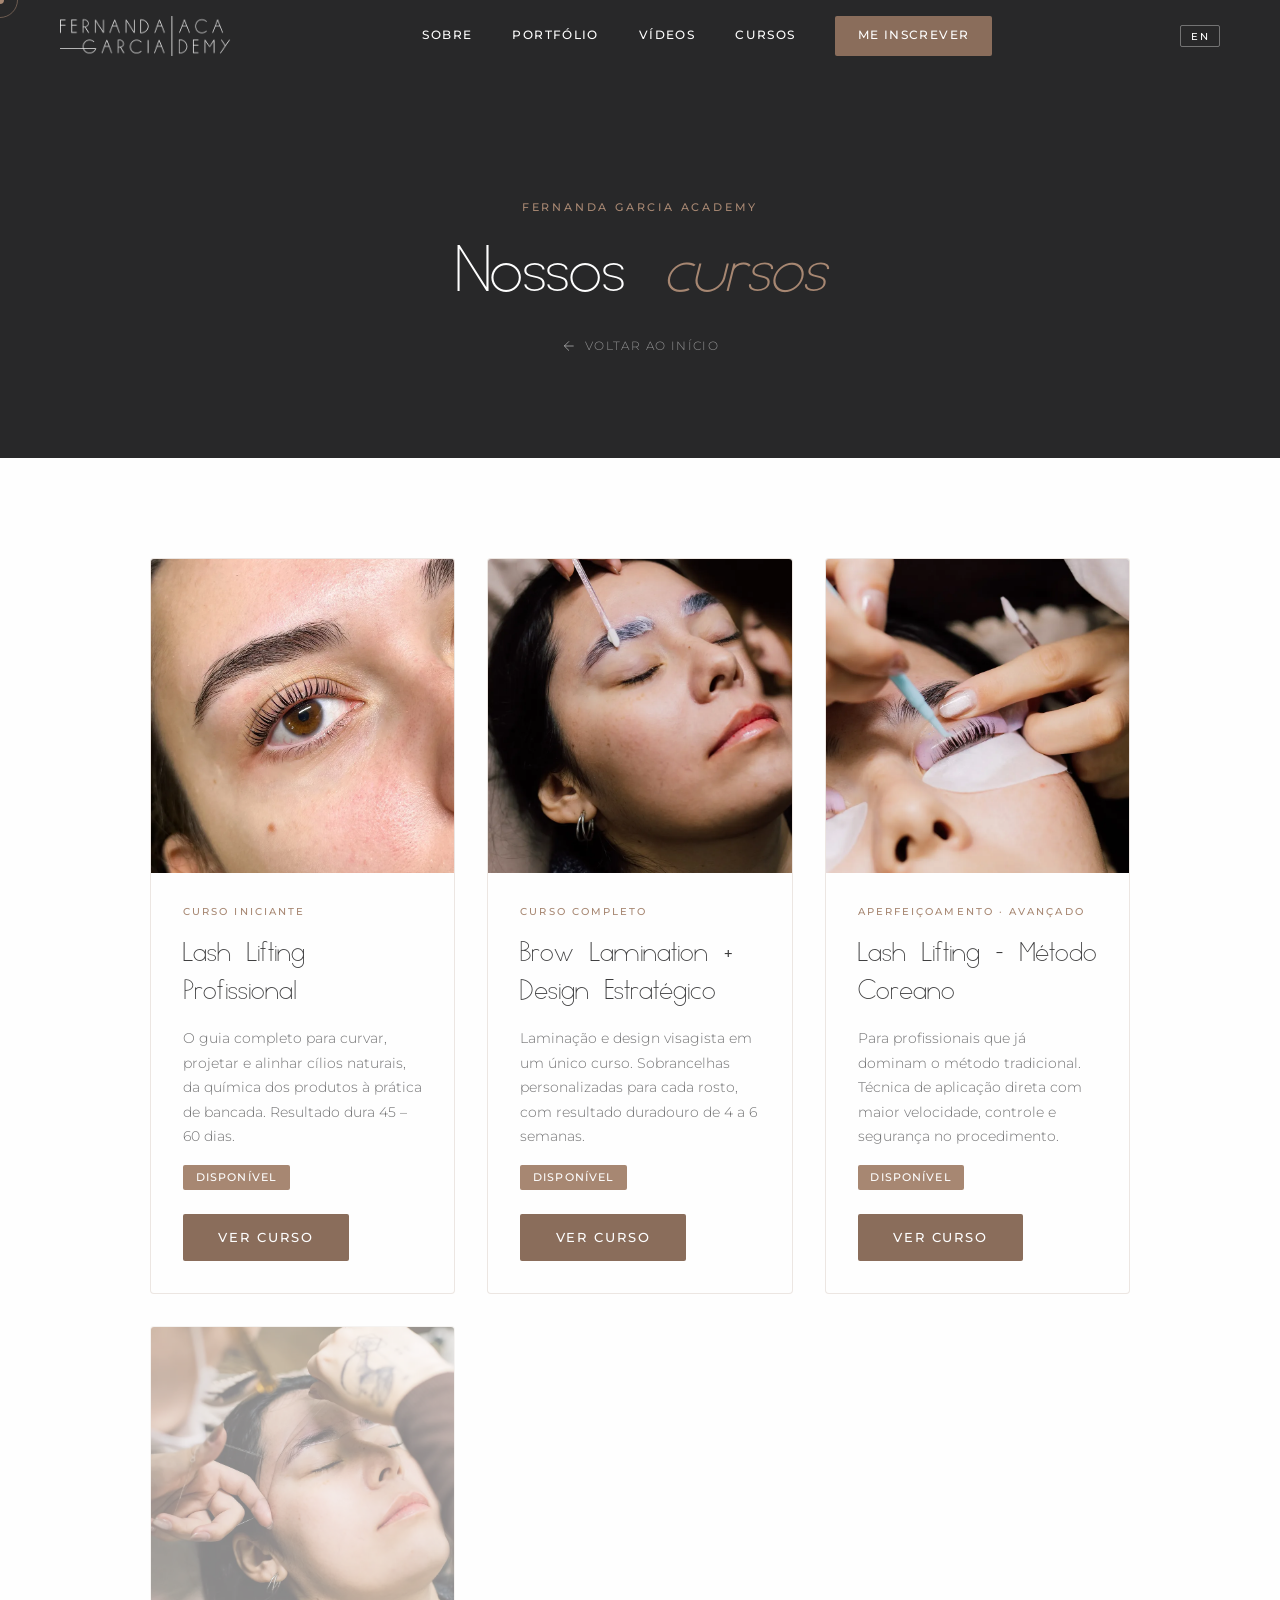
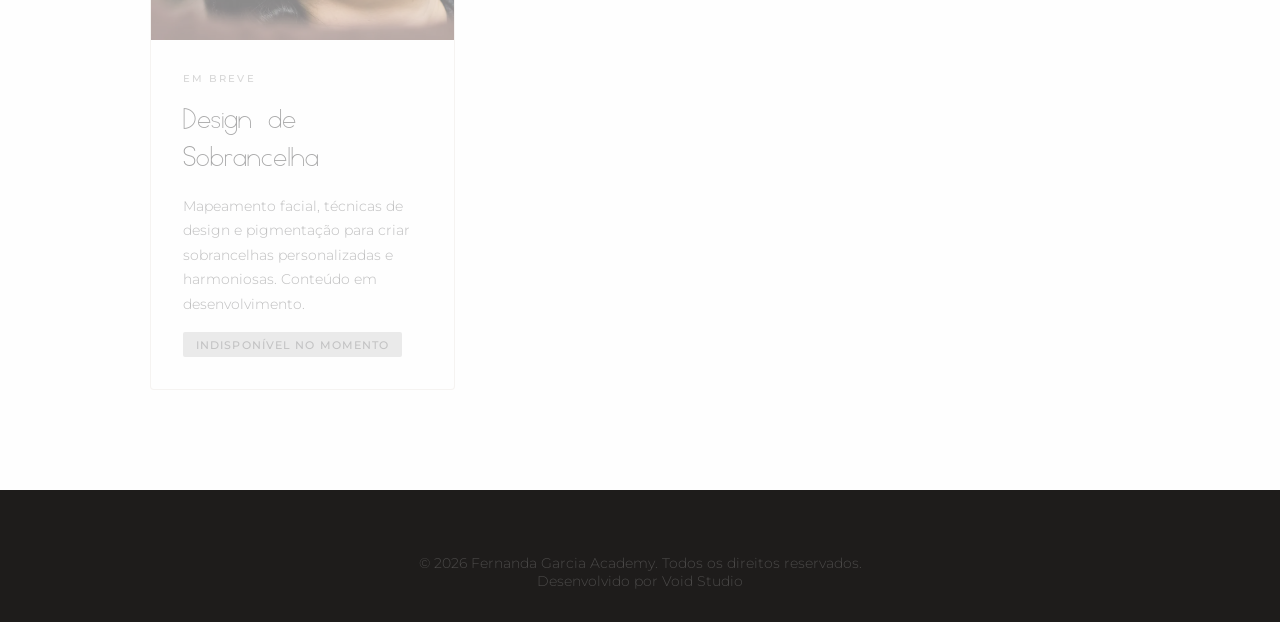
<file: cursos.html>
<!DOCTYPE html>
<html lang="pt-BR">

<head>
  <meta charset="UTF-8" />
  <meta name="viewport" content="width=device-width, initial-scale=1.0" />
  <link rel="icon" href="logos/favicon-black/favicon.ico" media="(prefers-color-scheme: light)" />
  <link rel="icon" href="logos/favicon-white/favicon.ico" media="(prefers-color-scheme: dark)" />
  <link rel="apple-touch-icon" href="logos/favicon-black/apple-touch-icon.png" />
  <title>Cursos de Lash Lifting e Brow Lamination | Fernanda Garcia Academy</title>
  <meta name="description" content="Conheça os cursos da Fernanda Garcia Academy: Lash Lifting Iniciante, Brow Lamination + Design e Método Coreano. Formação completa para área de beleza." />
  <link rel="canonical" href="https://fernandagarciaacademy.com/cursos" />
  <meta property="og:type" content="website" />
  <meta property="og:url" content="https://fernandagarciaacademy.com/cursos" />
  <meta property="og:title" content="Cursos de Lash Lifting e Brow Lamination | Fernanda Garcia Academy" />
  <meta property="og:description" content="Conheça todos os cursos da Fernanda Garcia Academy: Lash Lifting Profissional, Brow Lamination + Design Estratégico e Lash Lifting Método Coreano." />
  <meta property="og:image" content="https://fernandagarciaacademy.com/fotos/og-image.jpg" />
  <meta property="og:image:width" content="1200" />
  <meta property="og:image:height" content="630" />
  <meta property="og:image:alt" content="Fernanda Garcia, fundadora da Fernanda Garcia Academy" />
  <meta name="twitter:card" content="summary_large_image" />
  <meta name="twitter:title" content="Cursos de Lash Lifting e Brow Lamination | Fernanda Garcia Academy" />
  <meta name="twitter:description" content="Conheça todos os cursos da Fernanda Garcia Academy: Lash Lifting, Brow Lamination e Método Coreano." />
  <meta name="twitter:image" content="https://fernandagarciaacademy.com/fotos/og-image.jpg" />
  <meta name="theme-color" content="#8a6d5b" />
  <script type="application/ld+json">
  {
    "@context": "https://schema.org",
    "@type": "ItemList",
    "name": "Cursos da Fernanda Garcia Academy",
    "description": "Formações profissionais em Lash Lifting, Brow Lamination e Design de Sobrancelhas.",
    "url": "https://fernandagarciaacademy.com/cursos",
    "numberOfItems": 4,
    "itemListElement": [
      {
        "@type": "ListItem",
        "position": 1,
        "item": {
          "@type": "Course",
          "name": "Lash Lifting Profissional",
          "description": "O guia completo para curvar, projetar e alinhar cílios naturais, da química dos produtos à prática de bancada. Resultado dura 45 a 60 dias.",
          "url": "https://fernandagarciaacademy.com/lash-lifting",
          "educationalLevel": "Beginner",
          "inLanguage": "pt-BR",
          "provider": { "@type": "Organization", "name": "Fernanda Garcia Academy", "url": "https://fernandagarciaacademy.com/" }
        }
      },
      {
        "@type": "ListItem",
        "position": 2,
        "item": {
          "@type": "Course",
          "name": "Brow Lamination + Design Estratégico",
          "description": "Laminação e design visagista em um único curso. Sobrancelhas personalizadas para cada rosto, com resultado duradouro de 4 a 6 semanas.",
          "url": "https://fernandagarciaacademy.com/brow-lamination",
          "educationalLevel": "Beginner",
          "inLanguage": "pt-BR",
          "provider": { "@type": "Organization", "name": "Fernanda Garcia Academy", "url": "https://fernandagarciaacademy.com/" }
        }
      },
      {
        "@type": "ListItem",
        "position": 3,
        "item": {
          "@type": "Course",
          "name": "Lash Lifting - Método Coreano",
          "description": "Para profissionais que já dominam o método tradicional. Técnica de aplicação direta com maior velocidade, controle e segurança no procedimento.",
          "url": "https://fernandagarciaacademy.com/lash-lifting-coreano",
          "educationalLevel": "Advanced",
          "inLanguage": "pt-BR",
          "provider": { "@type": "Organization", "name": "Fernanda Garcia Academy", "url": "https://fernandagarciaacademy.com/" }
        }
      },
      {
        "@type": "ListItem",
        "position": 4,
        "item": {
          "@type": "Course",
          "name": "Design de Sobrancelha",
          "description": "Mapeamento facial, técnicas de design e pigmentação para criar sobrancelhas personalizadas e harmoniosas. Conteúdo em desenvolvimento.",
          "url": "https://fernandagarciaacademy.com/cursos#design-sobrancelha",
          "inLanguage": "pt-BR",
          "provider": { "@type": "Organization", "name": "Fernanda Garcia Academy", "url": "https://fernandagarciaacademy.com/" }
        }
      }
    ]
  }
  </script>

  <link rel="preconnect" href="https://fonts.googleapis.com" />
  <link rel="preconnect" href="https://fonts.gstatic.com" crossorigin />
  <link rel="preload" href="https://fonts.googleapis.com/css2?family=Cormorant+Garamond:ital,wght@0,300;0,400;1,300;1,400&family=Montserrat:wght@300;400;500&display=swap" as="style" onload="this.onload=null;this.rel='stylesheet'" />
  <noscript>
    <link rel="stylesheet" href="https://fonts.googleapis.com/css2?family=Cormorant+Garamond:ital,wght@0,300;0,400;1,300;1,400&family=Montserrat:wght@300;400;500&display=swap" />
  </noscript>

  <link rel="stylesheet" href="style.css" />
  <noscript>
    <style>
      .gs-reveal, .reveal { opacity: 1 !important; transform: none !important; }
    </style>
  </noscript>
  <link rel="stylesheet" href="cursos.css" />
</head>

<body>

  <div class="cursor" id="cursor"></div>
  <div class="cursor-follower" id="cursorFollower"></div>

  <header class="navbar" id="navbar">
    <div class="navbar__inner">
      <a href="/" class="navbar__logo">
        <img class="nav-logo nav-logo--light" src="logos/marca-dagua-2.webp" alt="Fernanda Garcia Academy" width="400" height="92" onerror="this.style.visibility='hidden'" />
        <img class="nav-logo nav-logo--dark" src="logos/marca-dagua-3.webp" alt="Fernanda Garcia Academy" width="400" height="92" onerror="this.style.visibility='hidden'" />
      </a>
      <nav class="navbar__nav">
        <a href="/#sobre" data-i18n="nav.sobre">Sobre</a>
        <a href="/#portfolio" data-i18n="nav.portfolio">Portfólio</a>
        <a href="/#videos" data-i18n="nav.videos">Vídeos</a>
        <a href="/cursos" data-i18n="nav.cursos">Cursos</a>
        <a href="/#contato" class="nav-cta" data-i18n="nav.cta">Me inscrever</a>
      </nav>
      <button class="lang-switch" id="langSwitch" aria-label="Switch language">PT</button>
      <button class="navbar__burger" id="burger" aria-label="Menu">
        <span></span><span></span><span></span>
      </button>
    </div>
    <div class="navbar__mobile" id="mobileNav">
      <a href="/#sobre" class="mobile-link">Sobre</a>
      <a href="/#portfolio" class="mobile-link">Portfólio</a>
      <a href="/#videos" class="mobile-link">Vídeos</a>
      <a href="/cursos" class="mobile-link">Cursos</a>
      <a href="/#contato" class="mobile-link mobile-cta">Me inscrever</a>
    </div>
  </header>

  <main>
    <section class="cursos-hero">
      <div class="container">
        <span class="section-label" data-i18n="cursos.label">Fernanda Garcia Academy</span>
        <h1 data-i18n="cursos.h1">Nossos <em>cursos</em></h1>
        <a href="/" class="back-link">
          <svg viewBox="0 0 24 24" fill="none" stroke="currentColor" stroke-width="1.5">
            <path d="M19 12H5M12 5l-7 7 7 7" />
          </svg>
          <span data-i18n="cursos.back">Voltar ao início</span>
        </a>
      </div>
    </section>

    <section style="background: var(--color-light); padding-block: 0;">
      <div class="cursos-grid">

        <!-- Lash Lifting Iniciante -->
        <article class="curso-card reveal" id="lash-lifting">
          <!-- <div class="curso-card__img-placeholder">
            <img src="logos/lash-lifting.png" alt="Lash Lifting" />
          </div> -->
          <img src="Capas/Lash.webp" alt="Lash Lifting" loading="lazy" width="900" height="929" />
          <div class="curso-card__body">
            <span class="curso-card__tag" data-i18n="cursos.lash.tag">Curso iniciante</span>
            <h2 class="curso-card__title" data-i18n="cursos.lash.title">Lash Lifting Profissional</h2>
            <p class="curso-card__desc" data-i18n="cursos.lash.desc">O guia completo para curvar, projetar e alinhar cílios naturais, da química dos produtos à prática de bancada. Resultado dura 45 – 60 dias.</p>
            <span class="curso-card__badge" data-i18n="cursos.lash.badge">Disponível</span>
            <div class="curso-card__cta">
              <a href="/lash-lifting" class="btn btn--primary" data-i18n="cursos.lash.cta">Ver curso</a>
            </div>
          </div>
        </article>

        <!-- Brow Lamination + Design -->
        <article class="curso-card reveal" id="brow-lamination">
          <!-- <div class="curso-card__img-placeholder">
            <img src="logos/brow-lamination.png" alt="Brow Lamination" />
          </div> -->
          <img src="Capas/Brow.webp" alt="Brow Lamination" loading="lazy" width="900" height="929" />
          <div class="curso-card__body">
            <span class="curso-card__tag" data-i18n="cursos.brow.tag">Curso completo</span>
            <h2 class="curso-card__title" data-i18n="cursos.brow.title">Brow Lamination + Design Estratégico</h2>
            <p class="curso-card__desc" data-i18n="cursos.brow.desc">Laminação e design visagista em um único curso. Sobrancelhas personalizadas para cada rosto, com resultado duradouro de 4 a 6 semanas.</p>
            <span class="curso-card__badge" data-i18n="cursos.brow.badge">Disponível</span>
            <div class="curso-card__cta">
              <a href="/brow-lamination" class="btn btn--primary" data-i18n="cursos.brow.cta">Ver curso</a>
            </div>
          </div>
        </article>

        <!-- Método Coreano -->
        <article class="curso-card reveal" id="lash-lifting-coreano">
          <!-- <div class="curso-card__img-placeholder">
            <img src="logos/lash-coreano.png" alt="Lash Lifting Método Coreano" />
          </div> -->
          <img src="Capas/Lash-Coreano.webp" alt="Lash Lifting Método Coreano" loading="lazy" width="900" height="929" />
          <div class="curso-card__body">
            <span class="curso-card__tag" data-i18n="cursos.coreano.tag">Aperfeiçoamento · Avançado</span>
            <h2 class="curso-card__title" data-i18n="cursos.coreano.title">Lash Lifting - Método Coreano</h2>
            <p class="curso-card__desc" data-i18n="cursos.coreano.desc">Para profissionais que já dominam o método tradicional. Técnica de aplicação direta com maior velocidade, controle e segurança no procedimento.</p>
            <span class="curso-card__badge" data-i18n="cursos.coreano.badge">Disponível</span>
            <div class="curso-card__cta">
              <a href="/lash-lifting-coreano" class="btn btn--primary" data-i18n="cursos.coreano.cta">Ver curso</a>
            </div>
          </div>
        </article>

        <!-- Design de Sobrancelha — indisponível -->
        <article class="curso-card unavailable" id="design-sobrancelha">
          <!-- <div class="curso-card__img-placeholder">
            <img src="logos/design-de-sobrancelha.png" alt="Design de Sobrancelha" />
          </div> -->
          <img src="Capas/Design.webp" alt="Design de Sobrancelha" loading="lazy" width="900" height="929" />
          <div class="curso-card__body">
            <span class="curso-card__tag" data-i18n="cursos.design.tag">Em breve</span>
            <h2 class="curso-card__title" data-i18n="cursos.design.title">Design de Sobrancelha</h2>
            <p class="curso-card__desc" data-i18n="cursos.design.desc">Mapeamento facial, técnicas de design e pigmentação para criar sobrancelhas personalizadas e harmoniosas. Conteúdo em desenvolvimento.</p>
            <span class="curso-card__badge" data-i18n="cursos.design.badge">Indisponível no momento</span>
          </div>
        </article>

      </div>
    </section>
  </main>


  <footer class="footer">
    <div class="container">
      <div class="footer__bottom">
        <p>&copy; <span id="year"></span> Fernanda Garcia Academy. Todos os direitos reservados.</p>
        <p>Desenvolvido por <a href="https://void-studio-vs.vercel.app/" target="_blank" rel="noopener">Void Studio</a></p>
      </div>
    </div>
  </footer>


  <button class="back-to-top" id="backToTop" aria-label="Voltar ao topo">
    <svg viewBox="0 0 24 24" fill="none" stroke="currentColor" stroke-width="2" stroke-linecap="round" stroke-linejoin="round">
      <path d="M18 15l-6-6-6 6"/>
    </svg>
  </button>
  <script src="main.js" defer></script>
</body>

</html>
</file>
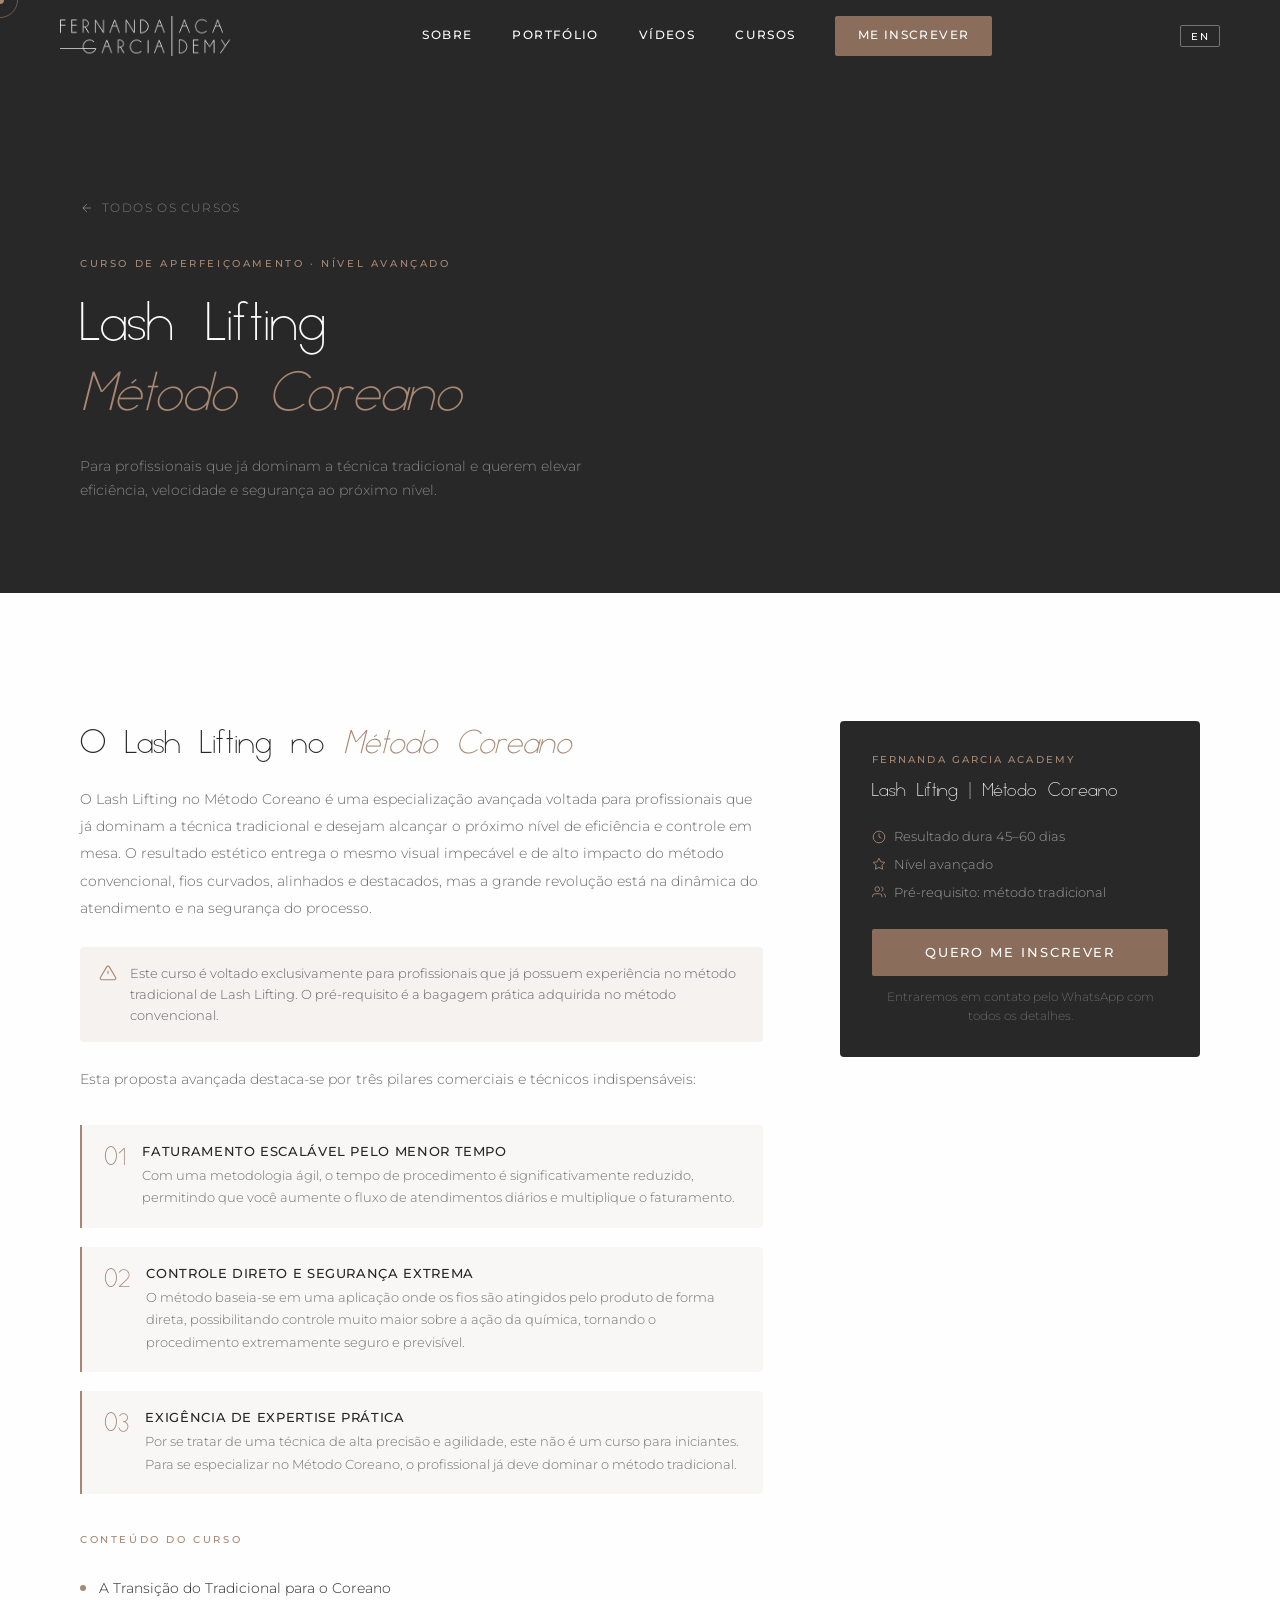
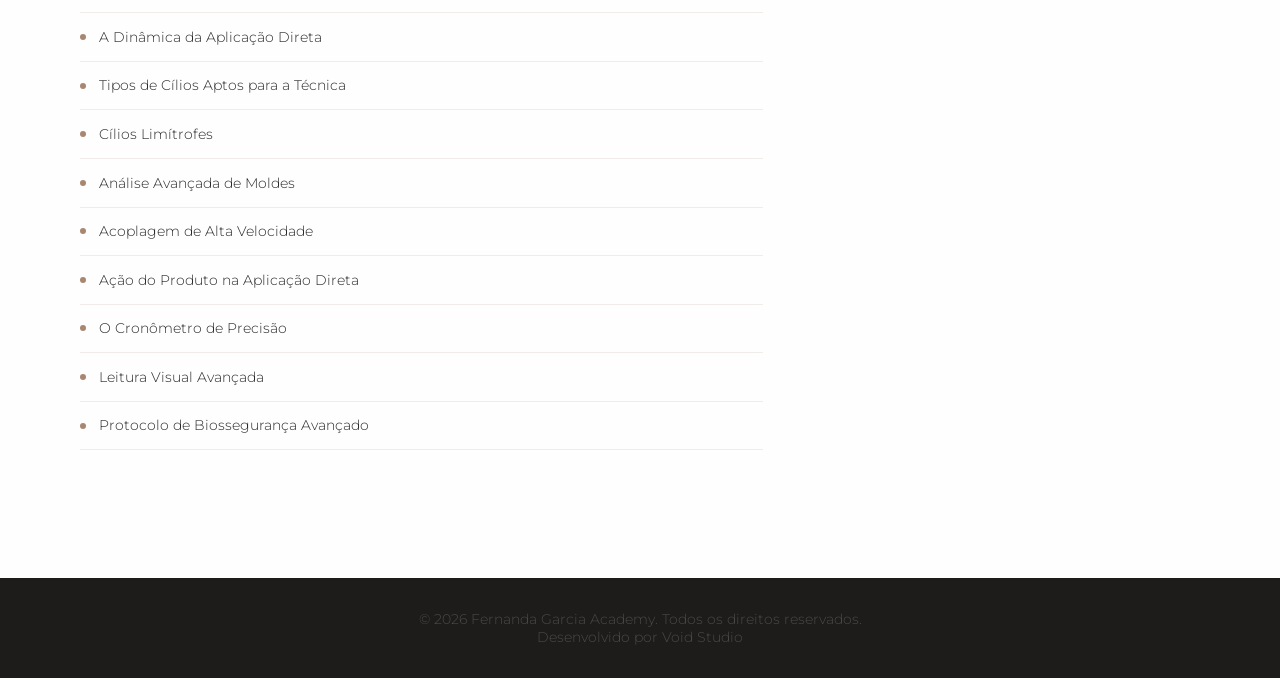
<file: lash-lifting-coreano.html>
<!DOCTYPE html>
<html lang="pt-BR">
<head>
  <meta charset="UTF-8" />
  <meta name="viewport" content="width=device-width, initial-scale=1.0" />
  <link rel="icon" href="logos/favicon-black/favicon.ico" media="(prefers-color-scheme: light)" />
  <link rel="icon" href="logos/favicon-white/favicon.ico" media="(prefers-color-scheme: dark)" />
  <link rel="apple-touch-icon" href="logos/favicon-black/apple-touch-icon.png" />
  <title>Curso Lash Lifting Método Coreano | Fernanda Garcia Academy</title>
  <meta name="description" content="Curso de Lash Lifting Método Coreano com Fernanda Garcia. Técnica avançada de curvatura dos cílios com resultados naturais e duradouros." />
  <link rel="canonical" href="https://fernandagarciaacademy.com/lash-lifting-coreano" />
  <meta property="og:type" content="website" />
  <meta property="og:url" content="https://fernandagarciaacademy.com/lash-lifting-coreano" />
  <meta property="og:title" content="Curso Lash Lifting Método Coreano | Fernanda Garcia Academy" />
  <meta property="og:description" content="Técnica avançada de Lash Lifting com metodologia coreana. Resultados naturais e duradouros para profissionais que querem se destacar." />
  <meta property="og:image" content="https://fernandagarciaacademy.com/Capas/Lash-Coreano.JPEG" />
  <meta name="twitter:card" content="summary_large_image" />
  <meta name="twitter:title" content="Curso Lash Lifting Método Coreano | Fernanda Garcia Academy" />
  <meta name="twitter:description" content="Técnica avançada de Lash Lifting com metodologia coreana. Resultados naturais e duradouros." />
  <meta name="twitter:image" content="https://fernandagarciaacademy.com/Capas/Lash-Coreano.JPEG" />
  <script type="application/ld+json">
  {
    "@context": "https://schema.org",
    "@type": "Course",
    "name": "Lash Lifting Método Coreano",
    "description": "Curso avançado de Lash Lifting com metodologia coreana para resultados naturais e duradouros.",
    "provider": { "@type": "Organization", "name": "Fernanda Garcia Academy", "url": "https://fernandagarciaacademy.com/" },
    "url": "https://fernandagarciaacademy.com/lash-lifting-coreano",
    "inLanguage": "pt-BR",
    "educationalLevel": "Intermediate"
  }
  </script>
  <link rel="preconnect" href="https://fonts.googleapis.com" />
  <link rel="preconnect" href="https://fonts.gstatic.com" crossorigin />
  <link rel="preload" href="https://fonts.googleapis.com/css2?family=Cormorant+Garamond:ital,wght@0,300;0,400;1,300;1,400&family=Montserrat:wght@300;400;500&display=swap" as="style" onload="this.onload=null;this.rel='stylesheet'" />
  <noscript>
    <link rel="stylesheet" href="https://fonts.googleapis.com/css2?family=Cormorant+Garamond:ital,wght@0,300;0,400;1,300;1,400&family=Montserrat:wght@300;400;500&display=swap" />
  </noscript>
  <link rel="stylesheet" href="style.css" />
  <noscript>
    <style>
      .gs-reveal, .reveal { opacity: 1 !important; transform: none !important; }
    </style>
  </noscript>
  <link rel="stylesheet" href="curso-page.css" />
</head>
<body class="curso-page">
  <div class="cursor" id="cursor"></div>
  <div class="cursor-follower" id="cursorFollower"></div>

  <header class="navbar" id="navbar">
    <div class="navbar__inner">
      <a href="/" class="navbar__logo">
        <img class="nav-logo nav-logo--light" src="logos/marca-dagua-2.webp" alt="Fernanda Garcia Academy" width="400" height="92" onerror="this.style.visibility='hidden'" />
        <img class="nav-logo nav-logo--dark" src="logos/marca-dagua-3.webp" alt="Fernanda Garcia Academy" width="400" height="92" onerror="this.style.visibility='hidden'" />
      </a>
      <nav class="navbar__nav">
        <a href="/#sobre" data-i18n="nav.sobre">Sobre</a>
        <a href="/#portfolio" data-i18n="nav.portfolio">Portfólio</a>
        <a href="/#videos" data-i18n="nav.videos">Vídeos</a>
        <a href="/cursos" data-i18n="nav.cursos">Cursos</a>
        <a href="/#contato" class="nav-cta" data-i18n="nav.cta">Me inscrever</a>
      </nav>
      <button class="lang-switch" id="langSwitch" aria-label="Switch language">PT</button>
      <button class="navbar__burger" id="burger" aria-label="Menu">
        <span></span><span></span><span></span>
      </button>
    </div>
    <div class="navbar__mobile" id="mobileNav">
      <a href="/#sobre" class="mobile-link">Sobre</a>
      <a href="/#portfolio" class="mobile-link">Portfólio</a>
      <a href="/#videos" class="mobile-link">Vídeos</a>
      <a href="/cursos" class="mobile-link">Cursos</a>
      <a href="/#contato" class="mobile-link mobile-cta">Me inscrever</a>
    </div>
  </header>

  <main>
    <section class="curso-hero">
      <video class="curso-hero__video" src="videos/Pagina-Lash-Coreano.mp4" autoplay muted loop playsinline></video>
      <div class="container">
        <div class="curso-hero__inner">
          <a href="/cursos" class="back-nav">
            <svg viewBox="0 0 24 24" fill="none" stroke="currentColor" stroke-width="1.5"><path d="M19 12H5M12 5l-7 7 7 7"/></svg>
            <span data-i18n="coreano.back">Todos os cursos</span>
          </a>
          <span class="curso-hero__tag" data-i18n="coreano.tag">Curso de aperfeiçoamento · Nível avançado</span>
          <h1 data-i18n="coreano.h1">Lash Lifting<br /><em>Método Coreano</em></h1>
          <p class="curso-hero__sub" data-i18n="coreano.sub">Para profissionais que já dominam a técnica tradicional e querem elevar eficiência, velocidade e segurança ao próximo nível.</p>
        </div>
      </div>
    </section>

    <section class="curso-body">
      <div class="container">
        <div class="curso-body__grid">

          <div class="curso-desc reveal">
            <h2 data-i18n="coreano.h2">O Lash Lifting no <em>Método Coreano</em></h2>
            <p data-i18n="coreano.p1">O Lash Lifting no Método Coreano é uma especialização avançada voltada para profissionais que já dominam a técnica tradicional e desejam alcançar o próximo nível de eficiência e controle em mesa. O resultado estético entrega o mesmo visual impecável e de alto impacto do método convencional, fios curvados, alinhados e destacados, mas a grande revolução está na dinâmica do atendimento e na segurança do processo.</p>

            <div class="aviso-nivel">
              <svg viewBox="0 0 24 24" fill="none" stroke="currentColor" stroke-width="1.5"><path d="M10.29 3.86L1.82 18a2 2 0 001.71 3h16.94a2 2 0 001.71-3L13.71 3.86a2 2 0 00-3.42 0z"/><line x1="12" y1="9" x2="12" y2="13"/><line x1="12" y1="17" x2="12.01" y2="17"/></svg>
              <span data-i18n="coreano.aviso">Este curso é voltado exclusivamente para profissionais que já possuem experiência no método tradicional de Lash Lifting. O pré-requisito é a bagagem prática adquirida no método convencional.</span>
            </div>

            <p data-i18n="coreano.intro">Esta proposta avançada destaca-se por três pilares comerciais e técnicos indispensáveis:</p>

            <div class="pilares">
              <div class="pilar">
                <span class="pilar__num" data-i18n="coreano.p1.num">01</span>
                <div class="pilar__text">
                  <strong data-i18n="coreano.p1.title">Faturamento Escalável pelo Menor Tempo</strong>
                  <p data-i18n="coreano.p1.desc">Com uma metodologia ágil, o tempo de procedimento é significativamente reduzido, permitindo que você aumente o fluxo de atendimentos diários e multiplique o faturamento.</p>
                </div>
              </div>
              <div class="pilar">
                <span class="pilar__num" data-i18n="coreano.p2.num">02</span>
                <div class="pilar__text">
                  <strong data-i18n="coreano.p2.title">Controle Direto e Segurança Extrema</strong>
                  <p data-i18n="coreano.p2.desc">O método baseia-se em uma aplicação onde os fios são atingidos pelo produto de forma direta, possibilitando controle muito maior sobre a ação da química, tornando o procedimento extremamente seguro e previsível.</p>
                </div>
              </div>
              <div class="pilar">
                <span class="pilar__num" data-i18n="coreano.p3.num">03</span>
                <div class="pilar__text">
                  <strong data-i18n="coreano.p3.title">Exigência de Expertise Prática</strong>
                  <p data-i18n="coreano.p3.desc">Por se tratar de uma técnica de alta precisão e agilidade, este não é um curso para iniciantes. Para se especializar no Método Coreano, o profissional já deve dominar o método tradicional.</p>
                </div>
              </div>
            </div>

            <div class="curso-modulos">
              <h3 data-i18n="coreano.modulos">Conteúdo do curso</h3>
              <ul>
                <li data-i18n="coreano.m1">A Transição do Tradicional para o Coreano</li>
                <li data-i18n="coreano.m2">A Dinâmica da Aplicação Direta</li>
                <li data-i18n="coreano.m3">Tipos de Cílios Aptos para a Técnica</li>
                <li data-i18n="coreano.m4">Cílios Limítrofes</li>
                <li data-i18n="coreano.m5">Análise Avançada de Moldes</li>
                <li data-i18n="coreano.m6">Acoplagem de Alta Velocidade</li>
                <li data-i18n="coreano.m7">Ação do Produto na Aplicação Direta</li>
                <li data-i18n="coreano.m8">O Cronômetro de Precisão</li>
                <li data-i18n="coreano.m9">Leitura Visual Avançada</li>
                <li data-i18n="coreano.m10">Protocolo de Biossegurança Avançado</li>
              </ul>
            </div>
          </div>

          <aside class="curso-sidebar reveal">
            <span class="curso-sidebar__label" data-i18n="coreano.sidebar.label">Fernanda Garcia Academy</span>
            <h3 data-i18n="coreano.sidebar.h3">Lash Lifting | Método Coreano</h3>
            <div class="curso-sidebar__info">
              <span>
                <svg viewBox="0 0 24 24" fill="none" stroke="currentColor" stroke-width="1.5"><circle cx="12" cy="12" r="10"/><path d="M12 6v6l4 2"/></svg>
                <span data-i18n="coreano.sidebar.dur">Resultado dura 45–60 dias</span>
              </span>
              <span>
                <svg viewBox="0 0 24 24" fill="none" stroke="currentColor" stroke-width="1.5"><path d="M12 2l3.09 6.26L22 9.27l-5 4.87 1.18 6.88L12 17.77l-6.18 3.25L7 14.14 2 9.27l6.91-1.01L12 2z"/></svg>
                <span data-i18n="coreano.sidebar.level">Nível avançado</span>
              </span>
              <span>
                <svg viewBox="0 0 24 24" fill="none" stroke="currentColor" stroke-width="1.5"><path d="M17 21v-2a4 4 0 00-4-4H5a4 4 0 00-4 4v2"/><circle cx="9" cy="7" r="4"/><path d="M23 21v-2a4 4 0 00-3-3.87"/><path d="M16 3.13a4 4 0 010 7.75"/></svg>
                <span data-i18n="coreano.sidebar.prereq">Pré-requisito: método tradicional</span>
              </span>
            </div>
            <a href="/#contato" class="btn btn--primary" data-i18n="coreano.sidebar.cta">Quero me inscrever</a>
            <p class="curso-sidebar__note" data-i18n="coreano.sidebar.note">Entraremos em contato pelo WhatsApp com todos os detalhes.</p>
          </aside>

        </div>
      </div>
    </section>
  </main>

  <footer class="footer">
    <div class="container">
      <div class="footer__bottom">
        <p>&copy; <span id="year"></span> Fernanda Garcia Academy. Todos os direitos reservados.</p>
        <p>Desenvolvido por <a href="https://void-studio-vs.vercel.app/" target="_blank" rel="noopener">Void Studio</a></p>
      </div>
    </div>
  </footer>

  <button class="back-to-top" id="backToTop" aria-label="Voltar ao topo">
    <svg viewBox="0 0 24 24" fill="none" stroke="currentColor" stroke-width="2" stroke-linecap="round" stroke-linejoin="round">
      <path d="M18 15l-6-6-6 6"/>
    </svg>
  </button>
  <script src="main.js" defer></script>
</body>
</html>
</file>
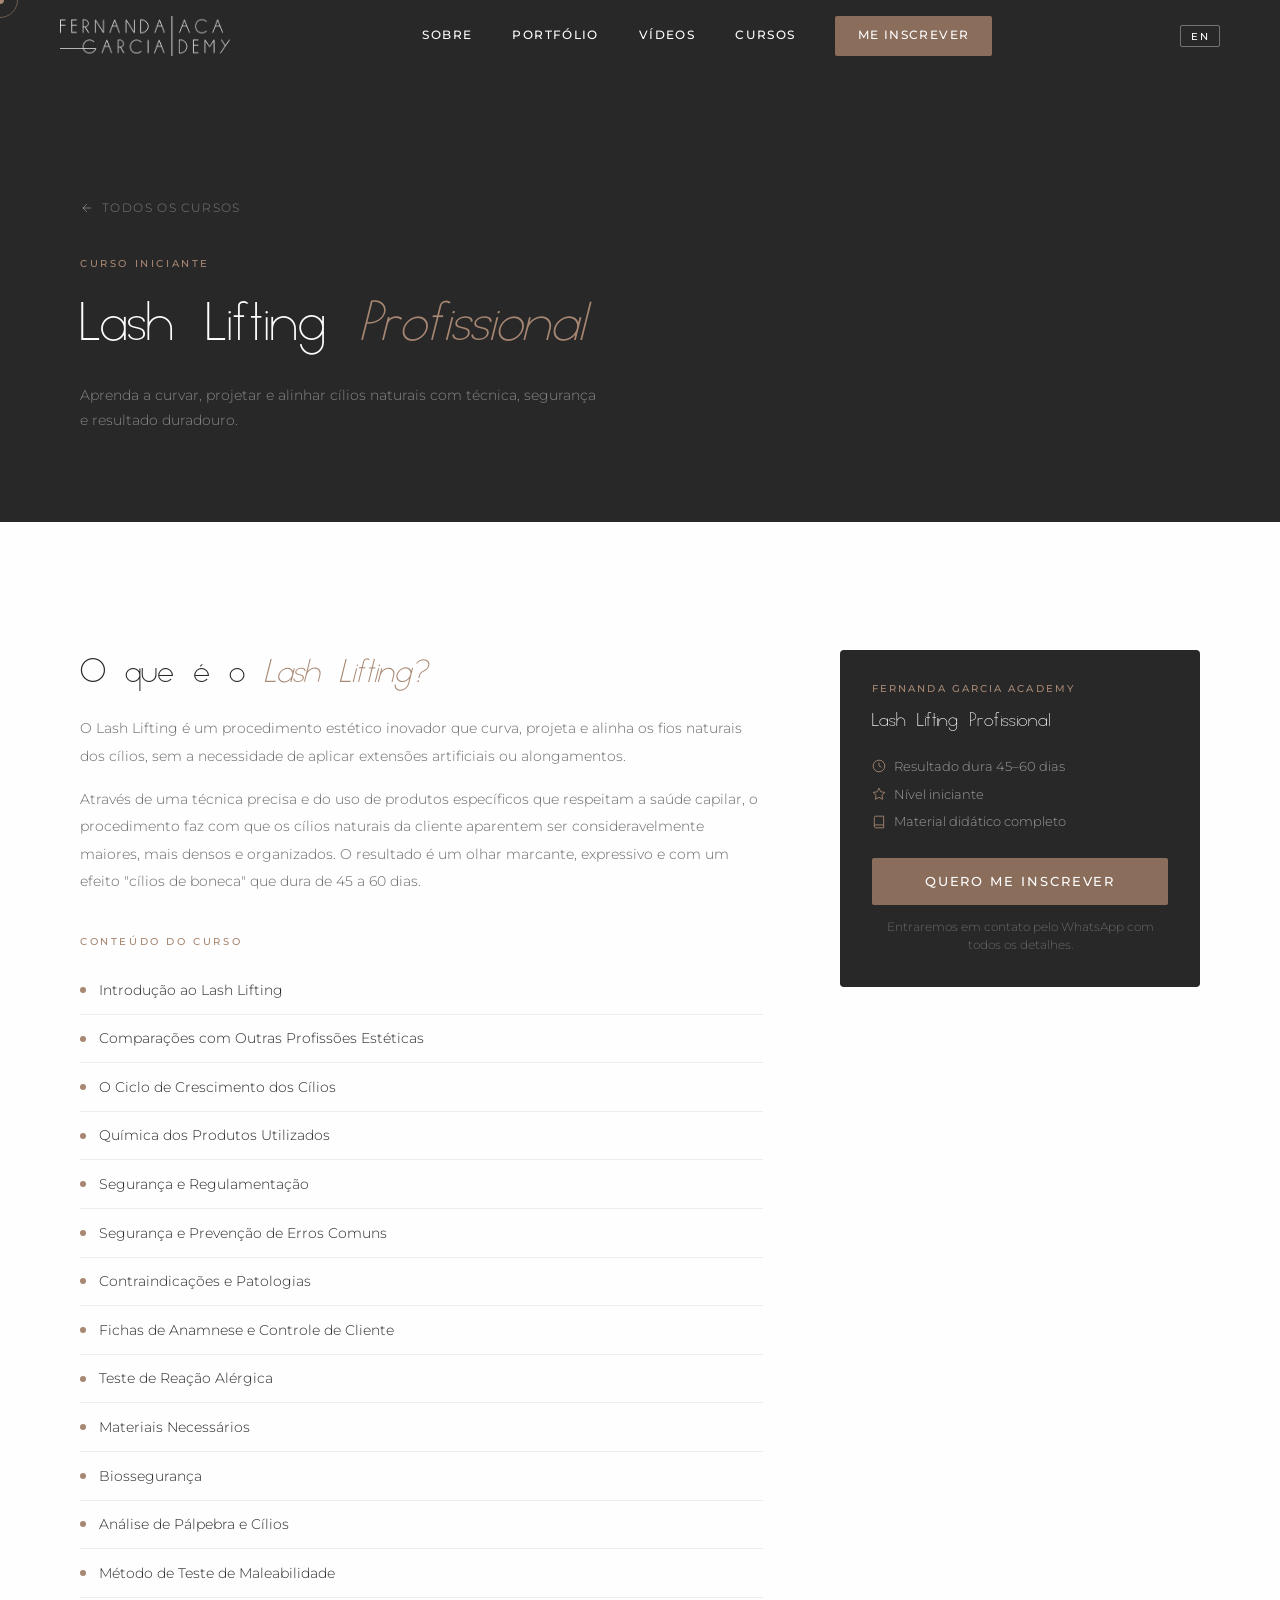
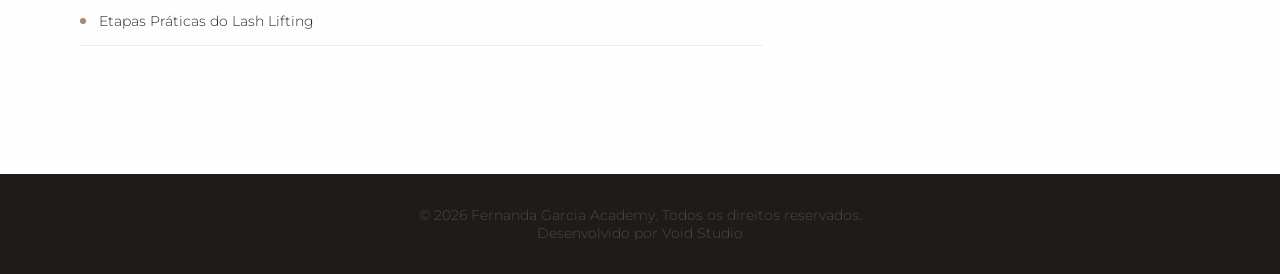
<file: lash-lifting.html>
<!DOCTYPE html>
<html lang="pt-BR">
<head>
  <meta charset="UTF-8" />
  <meta name="viewport" content="width=device-width, initial-scale=1.0" />
  <link rel="icon" href="logos/favicon-black/favicon.ico" media="(prefers-color-scheme: light)" />
  <link rel="icon" href="logos/favicon-white/favicon.ico" media="(prefers-color-scheme: dark)" />
  <link rel="apple-touch-icon" href="logos/favicon-black/apple-touch-icon.png" />
  <title>Curso de Lash Lifting Profissional | Fernanda Garcia Academy</title>
  <meta name="description" content="Curso de Lash Lifting Iniciante da Fernanda Garcia Academy. Aprenda a técnica completa com metodologia exclusiva, do ciclo do cílio à aplicação." />
  <link rel="canonical" href="https://fernandagarciaacademy.com/lash-lifting" />
  <meta property="og:type" content="website" />
  <meta property="og:url" content="https://fernandagarciaacademy.com/lash-lifting" />
  <meta property="og:title" content="Curso de Lash Lifting Profissional | Fernanda Garcia Academy" />
  <meta property="og:description" content="Aprenda Lash Lifting do zero: curva, projeção e alinhamento de cílios naturais com resultado duradouro de 45 a 60 dias." />
  <meta property="og:image" content="https://fernandagarciaacademy.com/Capas/Lash.jpeg" />
  <meta name="twitter:card" content="summary_large_image" />
  <meta name="twitter:title" content="Curso de Lash Lifting Profissional | Fernanda Garcia Academy" />
  <meta name="twitter:description" content="Aprenda Lash Lifting do zero com metodologia exclusiva de Fernanda Garcia. Resultado dura 45 a 60 dias." />
  <meta name="twitter:image" content="https://fernandagarciaacademy.com/Capas/Lash.jpeg" />
  <script type="application/ld+json">
  {
    "@context": "https://schema.org",
    "@type": "Course",
    "name": "Lash Lifting Profissional",
    "description": "Curso completo de Lash Lifting: curva, projeção e alinhamento de cílios naturais. Da química dos produtos à prática de bancada.",
    "provider": { "@type": "Organization", "name": "Fernanda Garcia Academy", "url": "https://fernandagarciaacademy.com/" },
    "url": "https://fernandagarciaacademy.com/lash-lifting",
    "inLanguage": "pt-BR",
    "educationalLevel": "Beginner"
  }
  </script>
  <link rel="preconnect" href="https://fonts.googleapis.com" />
  <link rel="preconnect" href="https://fonts.gstatic.com" crossorigin />
  <link rel="preload" href="https://fonts.googleapis.com/css2?family=Cormorant+Garamond:ital,wght@0,300;0,400;1,300;1,400&family=Montserrat:wght@300;400;500&display=swap" as="style" onload="this.onload=null;this.rel='stylesheet'" />
  <noscript>
    <link rel="stylesheet" href="https://fonts.googleapis.com/css2?family=Cormorant+Garamond:ital,wght@0,300;0,400;1,300;1,400&family=Montserrat:wght@300;400;500&display=swap" />
  </noscript>
  <link rel="stylesheet" href="style.css" />
  <noscript>
    <style>
      .gs-reveal, .reveal { opacity: 1 !important; transform: none !important; }
    </style>
  </noscript>
  <link rel="stylesheet" href="curso-page.css" />
</head>
<body class="curso-page">
  <div class="cursor" id="cursor"></div>
  <div class="cursor-follower" id="cursorFollower"></div>

  <header class="navbar" id="navbar">
    <div class="navbar__inner">
      <a href="/" class="navbar__logo">
        <img class="nav-logo nav-logo--light" src="logos/marca-dagua-2.webp" alt="Fernanda Garcia Academy" width="400" height="92" onerror="this.style.visibility='hidden'" />
        <img class="nav-logo nav-logo--dark" src="logos/marca-dagua-3.webp" alt="Fernanda Garcia Academy" width="400" height="92" onerror="this.style.visibility='hidden'" />
      </a>
      <nav class="navbar__nav">
        <a href="/#sobre" data-i18n="nav.sobre">Sobre</a>
        <a href="/#portfolio" data-i18n="nav.portfolio">Portfólio</a>
        <a href="/#videos" data-i18n="nav.videos">Vídeos</a>
        <a href="/cursos" data-i18n="nav.cursos">Cursos</a>
        <a href="/#contato" class="nav-cta" data-i18n="nav.cta">Me inscrever</a>
      </nav>
      <button class="lang-switch" id="langSwitch" aria-label="Switch language">PT</button>
      <button class="navbar__burger" id="burger" aria-label="Menu">
        <span></span><span></span><span></span>
      </button>
    </div>
    <div class="navbar__mobile" id="mobileNav">
      <a href="/#sobre" class="mobile-link">Sobre</a>
      <a href="/#portfolio" class="mobile-link">Portfólio</a>
      <a href="/#videos" class="mobile-link">Vídeos</a>
      <a href="/cursos" class="mobile-link">Cursos</a>
      <a href="/#contato" class="mobile-link mobile-cta">Me inscrever</a>
    </div>
  </header>

  <main>
    <section class="curso-hero">
      <video class="curso-hero__video" src="videos/Pagina-Lash.mp4" autoplay muted loop playsinline></video>
      <div class="container">
        <div class="curso-hero__inner">
          <a href="/cursos" class="back-nav">
            <svg viewBox="0 0 24 24" fill="none" stroke="currentColor" stroke-width="1.5"><path d="M19 12H5M12 5l-7 7 7 7"/></svg>
            <span data-i18n="lash.back">Todos os cursos</span>
          </a>
          <span class="curso-hero__tag" data-i18n="lash.tag">Curso iniciante</span>
          <h1 data-i18n="lash.h1">Lash Lifting <em>Profissional</em></h1>
          <p class="curso-hero__sub" data-i18n="lash.sub">Aprenda a curvar, projetar e alinhar cílios naturais com técnica, segurança e resultado duradouro.</p>
        </div>
      </div>
    </section>

    <section class="curso-body">
      <div class="container">
        <div class="curso-body__grid">

          <div class="curso-desc reveal">
            <h2 data-i18n="lash.h2">O que é o <em>Lash Lifting?</em></h2>
            <p data-i18n="lash.p1">O Lash Lifting é um procedimento estético inovador que curva, projeta e alinha os fios naturais dos cílios, sem a necessidade de aplicar extensões artificiais ou alongamentos.</p>
            <p data-i18n="lash.p2">Através de uma técnica precisa e do uso de produtos específicos que respeitam a saúde capilar, o procedimento faz com que os cílios naturais da cliente aparentem ser consideravelmente maiores, mais densos e organizados. O resultado é um olhar marcante, expressivo e com um efeito "cílios de boneca" que dura de 45 a 60 dias.</p>

            <div class="curso-modulos">
              <h3 data-i18n="lash.modulos">Conteúdo do curso</h3>
              <ul>
                <li data-i18n="lash.m1">Introdução ao Lash Lifting</li>
                <li data-i18n="lash.m2">Comparações com Outras Profissões Estéticas</li>
                <li data-i18n="lash.m3">O Ciclo de Crescimento dos Cílios</li>
                <li data-i18n="lash.m4">Química dos Produtos Utilizados</li>
                <li data-i18n="lash.m5">Segurança e Regulamentação</li>
                <li data-i18n="lash.m6">Segurança e Prevenção de Erros Comuns</li>
                <li data-i18n="lash.m7">Contraindicações e Patologias</li>
                <li data-i18n="lash.m8">Fichas de Anamnese e Controle de Cliente</li>
                <li data-i18n="lash.m9">Teste de Reação Alérgica</li>
                <li data-i18n="lash.m10">Materiais Necessários</li>
                <li data-i18n="lash.m11">Biossegurança</li>
                <li data-i18n="lash.m12">Análise de Pálpebra e Cílios</li>
                <li data-i18n="lash.m13">Método de Teste de Maleabilidade</li>
                <li data-i18n="lash.m14">Etapas Práticas do Lash Lifting</li>
              </ul>
            </div>
          </div>

          <aside class="curso-sidebar reveal">
            <span class="curso-sidebar__label" data-i18n="lash.sidebar.label">Fernanda Garcia Academy</span>
            <h3 data-i18n="lash.sidebar.h3">Lash Lifting Profissional</h3>
            <div class="curso-sidebar__info">
              <span>
                <svg viewBox="0 0 24 24" fill="none" stroke="currentColor" stroke-width="1.5"><circle cx="12" cy="12" r="10"/><path d="M12 6v6l4 2"/></svg>
                <span data-i18n="lash.sidebar.dur">Resultado dura 45–60 dias</span>
              </span>
              <span>
                <svg viewBox="0 0 24 24" fill="none" stroke="currentColor" stroke-width="1.5"><path d="M12 2l3.09 6.26L22 9.27l-5 4.87 1.18 6.88L12 17.77l-6.18 3.25L7 14.14 2 9.27l6.91-1.01L12 2z"/></svg>
                <span data-i18n="lash.sidebar.level">Nível iniciante</span>
              </span>
              <span>
                <svg viewBox="0 0 24 24" fill="none" stroke="currentColor" stroke-width="1.5"><path d="M4 19.5A2.5 2.5 0 016.5 17H20"/><path d="M6.5 2H20v20H6.5A2.5 2.5 0 014 19.5v-15A2.5 2.5 0 016.5 2z"/></svg>
                <span data-i18n="lash.sidebar.mat">Material didático completo</span>
              </span>
            </div>
            <a href="/#contato" class="btn btn--primary" data-i18n="lash.sidebar.cta">Quero me inscrever</a>
            <p class="curso-sidebar__note" data-i18n="lash.sidebar.note">Entraremos em contato pelo WhatsApp com todos os detalhes.</p>
          </aside>

        </div>
      </div>
    </section>
  </main>

  <footer class="footer">
    <div class="container">
      <div class="footer__bottom">
        <p>&copy; <span id="year"></span> Fernanda Garcia Academy. Todos os direitos reservados.</p>
        <p>Desenvolvido por <a href="https://void-studio-vs.vercel.app/" target="_blank" rel="noopener">Void Studio</a></p>
      </div>
    </div>
  </footer>

  <button class="back-to-top" id="backToTop" aria-label="Voltar ao topo">
    <svg viewBox="0 0 24 24" fill="none" stroke="currentColor" stroke-width="2" stroke-linecap="round" stroke-linejoin="round">
      <path d="M18 15l-6-6-6 6"/>
    </svg>
  </button>
  <script src="main.js" defer></script>
</body>
</html>
</file>
<file: style.css>
/* ═══════════════════════════════════════
   FONTE LOCAL — Minimal
═══════════════════════════════════════ */
@font-face {
  font-family: "Minimal";
  src: url("fonts/minimal.otf") format("opentype");
  font-weight: 300 700;
  font-style: normal;
  font-display: swap;
}

/* ═══════════════════════════════════════
   TOKENS & RESET
═══════════════════════════════════════ */
:root {
  --color-accent: #a78772;
  --color-accent-dark: #8a6d5b;
  --color-light: #fefefe;
  --color-dark: #282829;

  --font-display: "Minimal", "Cormorant Garamond", Georgia, serif;
  --font-body: "Montserrat", sans-serif;

  --nav-h: 72px;
  --section-pad: clamp(80px, 10vw, 140px);
  --container: 1240px;
  --radius: 2px;

  --ease-out: cubic-bezier(0.22, 1, 0.36, 1);
}

*,
*::before,
*::after {
  box-sizing: border-box;
  margin: 0;
  padding: 0;
}
html {
  scroll-behavior: smooth;
  font-size: 16px;
}
body {
  font-family: var(--font-body);
  font-weight: 300;
  color: var(--color-dark);
  background: var(--color-light);
  overflow-x: hidden;
  cursor: none;
}
img,
video {
  display: block;
  max-width: 100%;
  height: auto;
}
a {
  text-decoration: none;
  color: inherit;
}
button {
  cursor: none;
  border: none;
  background: none;
  font-family: inherit;
}

/* ═══════════════════════════════════════
   CURSOR
═══════════════════════════════════════ */
.cursor {
  position: fixed;
  width: 8px;
  height: 8px;
  background: var(--color-accent);
  border-radius: 50%;
  pointer-events: none;
  z-index: 9999;
  transform: translate(-50%, -50%);
}
.cursor-follower {
  position: fixed;
  width: 36px;
  height: 36px;
  border: 1px solid var(--color-accent);
  border-radius: 50%;
  pointer-events: none;
  z-index: 9998;
  transform: translate(-50%, -50%);
  transition:
    transform 0.35s var(--ease-out),
    width 0.3s,
    height 0.3s,
    opacity 0.3s;
  opacity: 0.55;
}

/* ═══════════════════════════════════════
   TYPOGRAPHY
═══════════════════════════════════════ */
h1,
h2,
h3 {
  font-family: var(--font-display);
  font-weight: 300;
  line-height: 1.1;
}
.section-label {
  display: block;
  font-family: var(--font-body);
  font-weight: 500;
  font-size: 0.7rem;
  letter-spacing: 0.25em;
  text-transform: uppercase;
  color: var(--color-accent);
  margin-bottom: 1rem;
}
.section-title {
  font-size: clamp(2.4rem, 5vw, 4rem);
  margin-bottom: 1.5rem;
  color: var(--color-dark);
}
.section-title em {
  font-style: italic;
  color: var(--color-accent);
}
.section-header {
  text-align: center;
  margin-bottom: clamp(48px, 6vw, 80px);
}

/* ═══════════════════════════════════════
   LAYOUT
═══════════════════════════════════════ */
.container {
  width: min(100%, var(--container));
  margin-inline: auto;
  padding-inline: clamp(20px, 5vw, 60px);
}
section {
  padding-block: var(--section-pad);
}

/* ═══════════════════════════════════════
   BUTTONS
═══════════════════════════════════════ */
.btn {
  display: inline-flex;
  align-items: center;
  gap: 0.6rem;
  font-family: var(--font-body);
  font-weight: 500;
  font-size: 0.8rem;
  letter-spacing: 0.15em;
  text-transform: uppercase;
  padding: 1rem 2.2rem;
  border-radius: var(--radius);
  transition: all 0.35s var(--ease-out);
  position: relative;
  overflow: hidden;
}
.btn--primary {
  background: var(--color-accent-dark);
  color: var(--color-light);
}
.btn--primary:hover {
  background: #6b5448;
  transform: translateY(-2px);
}
.btn--outline {
  border: 1px solid var(--color-accent);
  color: var(--color-accent);
}
.btn--outline:hover {
  background: var(--color-accent);
  color: var(--color-light);
  transform: translateY(-2px);
}
.btn--full {
  width: 100%;
  justify-content: center;
}
.btn__icon {
  width: 18px;
  height: 18px;
  flex-shrink: 0;
}

/* ═══════════════════════════════════════
   NAVBAR
═══════════════════════════════════════ */
.navbar {
  position: fixed;
  top: 0;
  left: 0;
  right: 0;
  z-index: 1000;
  transition:
    background 0.4s var(--ease-out),
    box-shadow 0.4s;
}
.navbar.scrolled {
  background: rgba(254, 254, 254, 0.96);
  backdrop-filter: blur(12px);
  box-shadow: 0 1px 0 rgba(167, 135, 114, 0.15);
}
.navbar__inner {
  display: flex;
  align-items: center;
  justify-content: space-between;
  height: var(--nav-h);
  padding-inline: clamp(20px, 5vw, 60px);
}

/* Esconde ícone de imagem quebrada enquanto arquivo não existe */
img:-moz-broken {
  opacity: 0;
}
img[src]:not([src=""]) {
  color: transparent;
}
img {
  font-size: 0;
}

/* Logo navbar — dois logos empilhados com cross-fade */
.navbar__logo {
  display: flex;
  align-items: center;
  position: relative;
}

.nav-logo {
  height: 40px;
  width: auto;
  object-fit: contain;
  position: absolute;
  top: 50%;
  transform: translateY(-50%);
  transition: opacity 0.4s ease;
}
/* logo clara ocupa espaço; logo escura é absoluta sobre ela */
.nav-logo--light {
  position: relative;
  transform: none;
  top: auto;
  opacity: 1;
}
.nav-logo--dark {
  opacity: 0;
}

/* ao scrollar: some com a clara, aparece a escura */
.navbar.scrolled .nav-logo--light {
  opacity: 0;
}
.navbar.scrolled .nav-logo--dark {
  opacity: 1;
}

/* Nav links */
.navbar__nav {
  display: flex;
  align-items: center;
  gap: 2.5rem;
}

.navbar__nav a {
  display: flex;
  align-items: center;
  height: 40px;
  font-size: 0.72rem;
  font-weight: 500;
  letter-spacing: 0.12em;
  text-transform: uppercase;
  color: var(--color-light); /* branco quando transparente */
  position: relative;
  padding-bottom: 2px;
  transition: color 0.3s;
}
.navbar__nav a::after {
  content: "";
  position: absolute;
  bottom: -2px;
  left: 0;
  width: 0;
  height: 1px;
  background: var(--color-accent);
  transition: width 0.3s var(--ease-out);
}
.navbar__nav a:hover {
  color: var(--color-accent);
}
.navbar__nav a:hover::after {
  width: 100%;
}

.navbar__nav a:not(.nav-cta) {
  padding-bottom: 2px;
}

/* Quando navbar tem fundo sólido, links viram escuro */
.navbar.scrolled .navbar__nav a {
  color: var(--color-dark);
}
.navbar.scrolled .navbar__nav a:hover {
  color: var(--color-accent);
}

.nav-cta {
  background: var(--color-accent-dark) !important;
  color: var(--color-light) !important;
  padding: 0.1rem 1.4rem;
  display: inline-flex !important;
  align-items: center;
  justify-content: center;
  line-height: 1;
  font-size: 0.72rem;
  letter-spacing: 0.12em;
  border-radius: var(--radius);
  transition:
    background 0.3s,
    transform 0.3s !important;
}
.nav-cta::after {
  display: none;
}
.nav-cta:hover {
  background: #6b5448 !important;
  transform: translateY(-1px);
}

/* (logo agora é imagem — regras de cor de texto removidas) */

/* Language Switch */
.lang-switch {
  font-family: var(--font-body);
  font-size: 0.6rem;
  font-weight: 500;
  letter-spacing: 0.18em;
  text-transform: uppercase;
  color: var(--color-light);
  background: transparent;
  border: 1px solid rgba(254, 254, 254, 0.35);
  border-radius: 2px;
  padding: 0.28rem 0.6rem;
  cursor: pointer;
  transition:
    color 0.3s,
    border-color 0.3s;
  flex-shrink: 0;
}
.navbar.scrolled .lang-switch {
  color: var(--color-dark);
  border-color: rgba(40, 40, 41, 0.3);
}
.lang-switch:hover {
  color: var(--color-accent);
  border-color: var(--color-accent);
}

/* Burger */
.navbar__burger {
  display: none;
  flex-direction: column;
  gap: 5px;
  width: 26px;
}
.navbar__burger span {
  display: block;
  height: 1px;
  background: var(--color-light); /* branco no topo */
  transition: background 0.4s;
  transition: all 0.35s var(--ease-out);
  transform-origin: left;
}
.navbar.scrolled .navbar__burger span {
  background: var(--color-dark);
}
.navbar__burger.open span:nth-child(1) {
  transform: rotate(45deg) translateY(-0.5px);
}
.navbar__burger.open span:nth-child(2) {
  opacity: 0;
  transform: scaleX(0);
}
.navbar__burger.open span:nth-child(3) {
  transform: rotate(-45deg) translateY(0.5px);
}

/* Mobile nav */
.navbar__mobile {
  display: none;
  flex-direction: column;
  background: rgba(254, 254, 254, 0.98);
  backdrop-filter: blur(16px);
  max-height: 0;
  overflow: hidden;
  transition:
    max-height 0.5s var(--ease-out),
    padding 0.4s;
}
.navbar__mobile.open {
  max-height: 360px;
  padding-block: 1rem 1.5rem;
}
.mobile-link {
  display: block;
  padding: 0.9rem clamp(20px, 5vw, 60px);
  font-size: 0.78rem;
  font-weight: 500;
  letter-spacing: 0.12em;
  text-transform: uppercase;
  border-bottom: 1px solid rgba(167, 135, 114, 0.1);
  transition:
    color 0.2s,
    padding-left 0.2s;
}
.mobile-link:hover {
  color: var(--color-accent);
  padding-left: calc(clamp(20px, 5vw, 60px) + 8px);
}
.mobile-cta {
  color: var(--color-accent);
  border-bottom: none;
  margin-top: 0.5rem;
}

/* ═══════════════════════════════════════
   HERO — fundo sólido escuro, sem grelha
═══════════════════════════════════════ */
.hero {
  position: relative;
  min-height: 100svh;
  display: flex;
  align-items: center;
  justify-content: center;
  overflow: hidden;
  padding-block: 0;
}

.hero__bg {
  position: absolute;
  inset: 0;
  /* gradiente suave de tons do dark para ligeiramente mais escuro — sem grelha */
  background: linear-gradient(
    160deg,
    #1e1b1a 0%,
    var(--color-dark) 55%,
    #1a1615 100%
  );
}

.hero__bg-overlay {
  position: absolute;
  inset: 0;
  background: radial-gradient(
    ellipse at 65% 45%,
    rgba(167, 135, 114, 0.14) 0%,
    transparent 60%
  );
}

.hero__content {
  position: relative;
  z-index: 2;
  text-align: center;
  color: var(--color-light);
  max-width: 760px;
  padding-inline: clamp(20px, 6vw, 60px);
  padding-top: var(--nav-h);
  padding-bottom: 120px; /* impede sobreposição com scroll-hint */
}

.hero__eyebrow {
  font-family: var(--font-body);
  font-size: 0.7rem;
  font-weight: 500;
  letter-spacing: 0.3em;
  text-transform: uppercase;
  color: var(--color-accent);
  margin-bottom: 1.2rem;
  animation: heroFadeUp 0.9s var(--ease-out) 0.3s both;
}
.hero__title {
  margin-bottom: 1.8rem;
  animation: heroFadeUp 1s var(--ease-out) 0.55s both;
  line-height: 1;
}
.hero__logo {
  max-width: clamp(260px, 55vw, 520px);
  width: 100%;
  height: auto;
  object-fit: contain;
  display: block;
  margin-inline: auto;
  /* filtro para garantir visibilidade no fundo escuro */
  filter: brightness(0) invert(1);
}
.hero__tagline {
  font-size: clamp(1rem, 2.2vw, 1.25rem);
  font-weight: 300;
  line-height: 1.6;
  color: rgba(254, 254, 254, 0.65);
  margin-bottom: 2.8rem;
  max-width: 520px;
  margin-inline: auto;
  animation: heroFadeUp 0.9s var(--ease-out) 0.8s both;
}
.hero__content .btn {
  animation: heroFadeUp 0.8s var(--ease-out) 1s both;
}

@keyframes heroFadeUp {
  from {
    opacity: 0;
    transform: translateY(28px);
  }
  to {
    opacity: 1;
    transform: translateY(0);
  }
}

/* Scroll hint */
.hero__scroll-hint {
  position: absolute;
  bottom: 2.5rem;
  left: 50%;
  transform: translateX(-50%);
  display: flex;
  flex-direction: column;
  align-items: center;
  gap: 0.8rem;
  z-index: 2;
  color: rgba(254, 254, 254, 0.35);
  font-size: 0.65rem;
  letter-spacing: 0.2em;
  text-transform: uppercase;
}
.hero__scroll-line {
  width: 1px;
  height: 48px;
  background: linear-gradient(to bottom, rgba(167, 135, 114, 0.6), transparent);
  animation: scrollPulse 2s ease-in-out infinite;
}
@keyframes scrollPulse {
  0%,
  100% {
    opacity: 0.4;
  }
  50% {
    opacity: 1;
  }
}

/* ═══════════════════════════════════════
   SOBRE
═══════════════════════════════════════ */
.sobre {
  background: var(--color-light);
}
.sobre__grid {
  display: grid;
  grid-template-columns: 1fr 1fr;
  gap: clamp(48px, 6vw, 96px);
  align-items: center;
}

.sobre__photo-wrap {
  position: relative;
}
.sobre__photo-placeholder {
  position: relative;
  aspect-ratio: 3/4;
  border-radius: var(--radius);
  overflow: hidden;
  background: #e8e0d8;
}
.sobre__photo {
  width: 100%;
  height: 100%;
  object-fit: cover;
  display: none;
}
.sobre__photo.loaded {
  display: block;
}
.sobre__photo.loaded + .sobre__photo-fallback {
  display: none;
}
.sobre__photo-fallback {
  position: absolute;
  inset: 0;
  display: flex;
  align-items: center;
  justify-content: center;
  background: linear-gradient(145deg, #e8e0d8, #d4c5b8);
}
.sobre__photo-fallback span {
  font-family: var(--font-display);
  font-size: 5rem;
  font-weight: 300;
  color: rgba(167, 135, 114, 0.35);
  letter-spacing: 0.1em;
}
.sobre__accent-block {
  position: absolute;
  bottom: -20px;
  right: -20px;
  width: 55%;
  height: 55%;
  background: #f0ebe5;
  z-index: -1;
}

.sobre__text p {
  font-size: 1rem;
  line-height: 1.85;
  color: #6b6b6c;
  margin-bottom: 1.2rem;
}
.sobre__text strong {
  color: var(--color-dark);
  font-weight: 500;
}
.sobre__stats {
  display: flex;
  gap: 2.5rem;
  margin-block: 2.4rem;
  padding-top: 2rem;
  border-top: 1px solid rgba(167, 135, 114, 0.2);
}
.stat {
  display: flex;
  flex-direction: column;
  gap: 0.25rem;
}
.stat__num {
  font-family: var(--font-display);
  font-size: 2.4rem;
  font-weight: 300;
  color: var(--color-accent);
  line-height: 1;
}
.stat__label {
  font-size: 0.7rem;
  letter-spacing: 0.08em;
  color: #6b6b6c;
  text-transform: uppercase;
}

/* ═══════════════════════════════════════
   PORTFÓLIO — mosaico intercalado
═══════════════════════════════════════ */
.portfolio {
  background: var(--color-dark);
  padding-bottom: 0;
}
.portfolio .section-title {
  color: var(--color-light);
}

.mosaic {
  margin-top: clamp(40px, 5vw, 60px);
  display: grid;
  grid-template-columns: repeat(12, 1fr);
  grid-auto-rows: 240px;
  gap: 0;
}

/* ── célula genérica ── */
.mosaic__item {
  position: relative;
  overflow: hidden;
}

/* ── foto ── */
.mosaic__item--photo img {
  width: 100%;
  height: 100%;
  object-fit: cover;
  object-position: center;
  display: block;
  transition: transform 0.7s var(--ease-out);
}
.mosaic__item--photo .mosaic__overlay {
  position: absolute;
  inset: 0;
  background: var(--color-accent);
  opacity: 0;
  mix-blend-mode: multiply;
  transition: opacity 0.4s;
}
.mosaic__item--photo:hover img {
  transform: scale(1.06);
}
.mosaic__item--photo:hover .mosaic__overlay {
  opacity: 0.3;
}

/* ── card de cor sólida + pattern ── */
.mosaic__item--card {
  background: var(--color-accent);
  display: flex;
  align-items: center;
  justify-content: center;
  overflow: hidden;
}
.mosaic__item--card.card--dark {
  background: var(--color-dark);
}
.mosaic__item--card .card__pattern {
  position: absolute;
  inset: 0;
  opacity: 0.18;
  background-size: contain;
  background-repeat: repeat;
  background-position: center;
}
/* Pattern SVG inline quando não há arquivo */
.mosaic__item--card .card__pattern--svg {
  background-image: url("data:image/svg+xml,%3Csvg width='60' height='60' viewBox='0 0 60 60' xmlns='http://www.w3.org/2000/svg'%3E%3Cg fill='none' stroke='%23FEFEFE' stroke-width='0.8'%3E%3Ccircle cx='30' cy='30' r='20'/%3E%3Ccircle cx='30' cy='30' r='12'/%3E%3Ccircle cx='30' cy='30' r='4'/%3E%3Cline x1='10' y1='30' x2='50' y2='30'/%3E%3Cline x1='30' y1='10' x2='30' y2='50'/%3E%3C/g%3E%3C/svg%3E");
  opacity: 0.12;
}
.mosaic__item--card .card__pattern--dots {
  background-image: url("data:image/svg+xml,%3Csvg width='24' height='24' viewBox='0 0 24 24' xmlns='http://www.w3.org/2000/svg'%3E%3Ccircle cx='2' cy='2' r='1.2' fill='%23FEFEFE'/%3E%3Ccircle cx='14' cy='2' r='1.2' fill='%23FEFEFE'/%3E%3Ccircle cx='2' cy='14' r='1.2' fill='%23FEFEFE'/%3E%3Ccircle cx='14' cy='14' r='1.2' fill='%23FEFEFE'/%3E%3C/svg%3E");
  background-size: 24px 24px;
  opacity: 0.18;
}
.mosaic__item--card .card__pattern--lines {
  background-image: url("data:image/svg+xml,%3Csvg width='40' height='40' viewBox='0 0 40 40' xmlns='http://www.w3.org/2000/svg'%3E%3Cg stroke='%23FEFEFE' stroke-width='0.7' fill='none'%3E%3Cline x1='0' y1='40' x2='40' y2='0'/%3E%3Cline x1='-20' y1='40' x2='20' y2='0'/%3E%3Cline x1='20' y1='40' x2='60' y2='0'/%3E%3C/g%3E%3C/svg%3E");
  background-size: 40px 40px;
  opacity: 0.14;
}
.mosaic__item--card .card__logo {
  position: relative;
  z-index: 1;
  max-width: 55%;
  max-height: 55%;
  object-fit: contain;
  filter: brightness(0) invert(1);
  opacity: 0.85;
}
.mosaic__item--card .card__text {
  position: relative;
  z-index: 1;
  text-align: center;
  color: var(--color-light);
  padding: 1.5rem;
}
.mosaic__item--card .card__text strong {
  display: block;
  font-family: var(--font-display);
  font-size: clamp(1.4rem, 2.5vw, 2rem);
  font-weight: 300;
  font-style: italic;
  line-height: 1.2;
  margin-bottom: 0.5rem;
}
.mosaic__item--card .card__text span {
  font-size: 0.68rem;
  letter-spacing: 0.2em;
  text-transform: uppercase;
  opacity: 0.65;
}

/* 7.º item: card extra visível só no mobile — escondido no desktop */
.mosaic__item:nth-child(7) {
  display: none;
}

/* ── layout padrão do mosaico (sem imagens) ── */
.mosaic__item:nth-child(6n + 1) {
  grid-column: span 5;
  grid-row: span 2;
}
.mosaic__item:nth-child(6n + 2) {
  grid-column: span 3;
}
.mosaic__item:nth-child(6n + 3) {
  grid-column: span 4;
}
.mosaic__item:nth-child(6n + 4) {
  grid-column: span 4;
}
.mosaic__item:nth-child(6n + 5) {
  grid-column: span 3;
  grid-row: span 2;
}
.mosaic__item:nth-child(6n + 6) {
  grid-column: span 9;
}

/* placeholder (sem fotos reais) */
.mosaic__fallback {
  grid-column: 1 / -1;
  display: grid;
  grid-template-columns: repeat(12, 1fr);
  grid-template-rows: repeat(2, 240px);
  gap: 6px;
}
.mosaic-ph {
  position: relative;
  overflow: hidden;
}
.mosaic-ph--a {
  grid-column: 1/6;
  grid-row: 1/3;
  background: var(--color-accent);
}
.mosaic-ph--b {
  grid-column: 6/9;
  grid-row: 1/2;
  background: var(--color-dark);
}
.mosaic-ph--c {
  grid-column: 9/13;
  grid-row: 1/2;
  background: var(--color-accent);
}
.mosaic-ph--d {
  grid-column: 6/10;
  grid-row: 2/3;
  background: var(--color-accent);
}
.mosaic-ph--e {
  grid-column: 10/13;
  grid-row: 2/3;
  background: var(--color-dark);
}

/* pattern overlay em todos os placeholder cards */
.mosaic-ph::after {
  content: "";
  position: absolute;
  inset: 0;
  background-image: url("data:image/svg+xml,%3Csvg width='40' height='40' viewBox='0 0 40 40' xmlns='http://www.w3.org/2000/svg'%3E%3Cg stroke='%23FEFEFE' stroke-width='0.7' fill='none'%3E%3Cline x1='0' y1='40' x2='40' y2='0'/%3E%3Cline x1='-20' y1='40' x2='20' y2='0'/%3E%3Cline x1='20' y1='40' x2='60' y2='0'/%3E%3C/g%3E%3C/svg%3E");
  background-size: 40px 40px;
  opacity: 0.1;
}
.mosaic-ph--b::after,
.mosaic-ph--e::after {
  background-image: url("data:image/svg+xml,%3Csvg width='24' height='24' viewBox='0 0 24 24' xmlns='http://www.w3.org/2000/svg'%3E%3Ccircle cx='2' cy='2' r='1.2' fill='%23FEFEFE'/%3E%3Ccircle cx='14' cy='2' r='1.2' fill='%23FEFEFE'/%3E%3Ccircle cx='2' cy='14' r='1.2' fill='%23FEFEFE'/%3E%3Ccircle cx='14' cy='14' r='1.2' fill='%23FEFEFE'/%3E%3C/svg%3E");
  background-size: 24px 24px;
  opacity: 0.15;
}

/* ═══════════════════════════════════════
   VÍDEOS
═══════════════════════════════════════ */
.videos-section {
  background: #f0ebe5;
  overflow: hidden;
  padding-bottom: 2.2rem;
}

.carousel-wrap {
  position: relative;
  display: flex;
  align-items: center;
  gap: 0.25rem;
  margin-top: clamp(32px, 4vw, 56px);
}
.carousel {
  flex: 1;
  overflow: hidden;
  display: flex;
  align-items: center;
  min-height: 600px;
  padding: 0 0 5rem 0;
}
.carousel__track {
  display: flex;
  align-items: center;
  gap: 24px;
  flex-shrink: 0;
  will-change: transform;
}

.video-card {
  flex-shrink: 0;
  width: 260px;
  aspect-ratio: 9/16;
  border-radius: 8px;
  overflow: hidden;
  position: relative;
  transition:
    filter 0.5s var(--ease-out),
    opacity 0.5s,
    transform 0.5s;
  filter: blur(4px);
  opacity: 0.55;
  transform: scale(0.92);
}
.video-card.active {
  filter: blur(0);
  opacity: 1;
  transform: scale(1);
  box-shadow: 0 24px 60px rgba(40, 40, 41, 0.2);
}
.video-card video,
.video-card img {
  width: 100%;
  height: 100%;
  object-fit: cover;
}

.video-card--ph {
  background: linear-gradient(145deg, #d4c5b8, #bda898);
  filter: none;
  opacity: 1;
  transform: scale(1);
  display: flex;
  align-items: center;
  justify-content: center;
}
.video-ph-inner {
  display: flex;
  flex-direction: column;
  align-items: center;
  gap: 1rem;
  color: rgba(254, 254, 254, 0.7);
  text-align: center;
  padding: 2rem;
  font-size: 0.78rem;
  line-height: 1.6;
}
.video-ph-inner svg {
  width: 48px;
  height: 48px;
}
.video-ph-inner code {
  font-family: "Courier New", monospace;
  background: rgba(254, 254, 254, 0.15);
  padding: 2px 6px;
  border-radius: 3px;
}

.carousel-btn {
  flex-shrink: 0;
  width: 48px;
  height: 48px;
  border-radius: 50%;
  border: 1px solid rgba(167, 135, 114, 0.5) !important;
  display: flex;
  align-items: center;
  justify-content: center;
  color: var(--color-accent);
  transition:
    background 0.3s,
    color 0.3s,
    transform 0.3s;
}
.carousel-btn svg {
  width: 20px;
  height: 20px;
}
.carousel-btn:hover {
  background: var(--color-accent);
  color: var(--color-light);
  transform: scale(1.08);
}

/* ═══════════════════════════════════════
   FAQ
═══════════════════════════════════════ */
.faq {
  background: var(--color-light);
}
.faq .section-header {
  text-align: center;
  margin-bottom: 3rem;
}

.faq__list {
  max-width: 720px;
  margin-inline: auto;
  display: flex;
  flex-direction: column;
  gap: 0;
}
.faq__item {
  border-bottom: 1px solid rgba(167, 135, 114, 0.25);
}
.faq__question {
  width: 100%;
  display: flex;
  align-items: center;
  justify-content: space-between;
  gap: 1rem;
  padding: 0.3rem 0 1.5rem 0;
  text-align: left;
  font-family: var(--font-body);
  font-size: clamp(0.85rem, 1.5vw, 0.95rem);
  font-weight: 400;
  letter-spacing: 0.02em;
  color: var(--color-dark);
  cursor: pointer;
}
.faq__icon {
  flex-shrink: 0;
  width: 20px;
  height: 20px;
  color: var(--color-accent);
  transition: transform 0.35s var(--ease-out);
}
.faq__item.open .faq__icon {
  transform: rotate(45deg);
}
.faq__answer {
  max-height: 0;
  overflow: hidden;
  transition:
    max-height 0.4s var(--ease-out),
    padding 0.3s;
}
.faq__answer p {
  padding-bottom: 1.4rem;
  font-size: 0.9rem;
  line-height: 1.8;
  color: rgba(40, 40, 41, 0.7);
}

/* ═══════════════════════════════════════
   NAVBAR — DROPDOWN CURSOS
═══════════════════════════════════════ */
.nav-dropdown {
  position: relative;
}
.nav-dropdown > a {
  display: flex;
  align-items: center;
  gap: 0.3rem;
}
.nav-dropdown__arrow {
  width: 10px;
  height: 10px;
  transition: transform 0.3s;
}
.nav-dropdown:hover .nav-dropdown__arrow {
  transform: rotate(180deg);
}
.nav-dropdown__menu {
  position: absolute;
  top: calc(100% + 12px);
  left: 50%;
  transform: translateX(-50%) translateY(-6px);
  background: rgba(254, 254, 254, 0.98);
  backdrop-filter: blur(12px);
  border: 1px solid rgba(167, 135, 114, 0.15);
  border-radius: 4px;
  min-width: 200px;
  padding: 0.5rem 0;
  opacity: 0;
  pointer-events: none;
  transition:
    opacity 0.25s,
    transform 0.25s;
  box-shadow: 0 8px 32px rgba(40, 40, 41, 0.1);
}
/* ponte invisível que cobre o gap entre o link e o menu */
.nav-dropdown__menu::before {
  content: "";
  position: absolute;
  top: -12px;
  left: 0;
  right: 0;
  height: 12px;
}
.nav-dropdown:hover .nav-dropdown__menu {
  opacity: 1;
  pointer-events: all;
  transform: translateX(-50%) translateY(0);
}
.nav-dropdown__menu a {
  display: block;
  padding: 0.7rem 1.2rem;
  font-size: 0.72rem !important;
  letter-spacing: 0.1em;
  color: var(--color-dark) !important;
  text-transform: uppercase;
  transition:
    color 0.2s,
    background 0.2s;
}
.nav-dropdown__menu a:hover {
  color: var(--color-accent) !important;
  background: rgba(167, 135, 114, 0.06);
}
.nav-dropdown__menu a.unavailable {
  opacity: 0.4;
  pointer-events: none;
}
.nav-dropdown__menu a::after {
  display: none !important;
}

/* ═══════════════════════════════════════
   CONTATO
═══════════════════════════════════════ */
.contato {
  background: var(--color-dark);
}
.contato .section-label {
  color: var(--color-accent);
}
.contato .section-title {
  color: var(--color-light);
}
.contato__inner {
  display: grid;
  grid-template-columns: 1fr 1fr;
  gap: clamp(40px, 6vw, 96px);
  align-items: start;
}
.contato__text p {
  font-size: 1rem;
  line-height: 1.8;
  color: rgba(254, 254, 254, 0.55);
  margin-bottom: 2rem;
}
.contato__contact-info {
  display: flex;
  flex-direction: column;
  gap: 1rem;
}
.contact-link {
  display: flex;
  align-items: center;
  gap: 0.75rem;
  color: rgba(254, 254, 254, 0.45);
  font-size: 0.85rem;
  transition: color 0.3s;
}
.contact-link:hover {
  color: var(--color-accent);
}
.contact-link svg {
  width: 16px;
  height: 16px;
  flex-shrink: 0;
}

/* Form */
.contato__form {
  background: rgba(254, 254, 254, 0.04);
  border: 1px solid rgba(167, 135, 114, 0.2);
  border-radius: 4px;
  padding: 2.5rem;
  display: flex;
  flex-direction: column;
  gap: 1.4rem;
}
.form-group {
  display: flex;
  flex-direction: column;
  gap: 0.5rem;
}
.phone-row {
  display: flex;
  align-items: flex-end;
  gap: 0;
}
.ddi-select {
  background: transparent;
  border: none;
  border-bottom: 1px solid rgba(167, 135, 114, 0.3);
  color: var(--color-light);
  font-family: var(--font-body);
  font-size: 0.9rem;
  padding: 0.6rem 0.4rem 0.6rem 0;
  flex-shrink: 0;
  width: auto;
  cursor: pointer;
  outline: none;
  appearance: none;
  -webkit-appearance: none;
}
.ddi-select option {
  background: #282829;
  color: var(--color-light);
}
.ddi-select:focus {
  border-bottom-color: var(--color-accent);
}
.phone-row input {
  flex: 1;
}
.form-group label {
  font-size: 0.7rem;
  font-weight: 500;
  letter-spacing: 0.15em;
  text-transform: uppercase;
  color: rgba(254, 254, 254, 0.4);
}
.form-group input,
.form-group textarea {
  background: transparent;
  border: none;
  border-bottom: 1px solid rgba(167, 135, 114, 0.3);
  color: var(--color-light);
  font-family: var(--font-body);
  font-weight: 300;
  font-size: 1rem;
  padding: 0.7rem 0;
  outline: none;
  transition: border-color 0.3s;
  resize: vertical;
}
.form-group input::placeholder,
.form-group textarea::placeholder {
  color: rgba(254, 254, 254, 0.2);
}
.form-group input:focus,
.form-group textarea:focus {
  border-color: var(--color-accent);
}
.form-error {
  font-size: 0.72rem;
  color: #e07070;
  min-height: 1em;
}
.form-group.has-error input,
.form-group.has-error textarea {
  border-color: #e07070;
}

/* ═══════════════════════════════════════
   FOOTER
═══════════════════════════════════════ */
.footer {
  background: #1e1c1b;
  padding-block: 4rem 2rem;
  color: rgba(254, 254, 254, 0.45);
}
.footer__inner {
  display: grid;
  grid-template-columns: 1.5fr 1fr 1.2fr;
  gap: 3rem;
  padding-bottom: 3rem;
  border-bottom: 1px solid rgba(167, 135, 114, 0.1);
  margin-bottom: 2rem;
}
.footer__logo {
  display: inline-flex;
  margin-bottom: 1rem;
}
.footer__logo-img {
  height: 84px;
  width: auto;
  object-fit: contain;
}
.footer__brand p {
  font-size: 0.85rem;
  line-height: 1.6;
  max-width: 260px;
  margin-top: 1rem;
}
.footer__nav,
.footer__social {
  display: flex;
  flex-direction: column;
  gap: 0.75rem;
}
.footer__nav strong,
.footer__social strong {
  font-size: 0.7rem;
  font-weight: 500;
  letter-spacing: 0.2em;
  text-transform: uppercase;
  color: rgba(254, 254, 254, 0.22);
  margin-bottom: 0.5rem;
}
.footer__nav a,
.footer__social a {
  font-size: 0.85rem;
  transition: color 0.3s;
}
.footer__nav a:hover,
.footer__social a:hover {
  color: var(--color-accent);
}
.footer__social a {
  display: flex;
  align-items: center;
  gap: 0.6rem;
}
.footer__social svg {
  width: 16px;
  height: 16px;
  flex-shrink: 0;
}
.footer__bottom {
  text-align: center;
  font-size: 0.9rem;
  color: rgba(254, 254, 254, 0.2);
}

/* ═══════════════════════════════════════
   GSAP REVEAL
═══════════════════════════════════════ */
.gs-reveal {
  opacity: 0;
  transform: translateY(32px);
}

/* ═══════════════════════════════════════
   RESPONSIVE
═══════════════════════════════════════ */
@media (max-width: 1024px) {
  .sobre__grid {
    grid-template-columns: 1fr;
  }
  .sobre__photo-wrap {
    max-width: 440px;
    margin-inline: auto;
  }
  .sobre__accent-block {
    display: none;
  }
  .contato__inner {
    grid-template-columns: 1fr;
  }
  .footer__inner {
    grid-template-columns: 1fr 1fr;
  }

  .mosaic {
    grid-template-columns: repeat(6, 1fr);
    grid-auto-rows: 200px;
  }
  .mosaic__item:nth-child(6n + 1) {
    grid-column: span 6;
    grid-row: span 2;
  }
  .mosaic__item:nth-child(6n + 2) {
    grid-column: span 3;
  }
  .mosaic__item:nth-child(6n + 3) {
    grid-column: span 3;
  }
  .mosaic__item:nth-child(6n + 4) {
    grid-column: span 4;
  }
  .mosaic__item:nth-child(6n + 5) {
    grid-column: span 2;
  }
  .mosaic__item:nth-child(6n + 6) {
    grid-column: span 6;
  }
}

@media (max-width: 768px) {
  :root {
    --nav-h: 60px;
  }
  .navbar__nav {
    display: none;
  }
  .navbar__burger {
    display: flex;
  }
  .navbar__mobile {
    display: flex;
  }

  .hero__title {
    font-size: clamp(2.8rem, 13vw, 4.5rem);
  }

  .mosaic {
    grid-template-columns: repeat(4, 1fr);
    grid-auto-rows: 160px;
    grid-auto-flow: row dense;
    background-image: none;
  }
  .mosaic__item:nth-child(6n + 1) {
    grid-column: span 4;
    grid-row: span 2;
  }
  .mosaic__item:nth-child(6n + 2) {
    grid-column: span 2;
  }
  .mosaic__item:nth-child(6n + 3) {
    grid-column: span 2;
  }
  .mosaic__item:nth-child(6n + 4) {
    grid-column: span 2;
  }
  .mosaic__item:nth-child(6n + 5) {
    grid-column: span 2;
  }
  .mosaic__item:nth-child(6n + 6) {
    grid-column: span 4;
  }

  /* card extra que preenche o espaço vazio criado pelo span-2-rows do item 5 */
  .mosaic__item:nth-child(7) {
    display: flex;
    grid-column: span 2;
    grid-row: span 1;
  }

  .mosaic__fallback {
    grid-template-columns: repeat(4, 1fr);
    grid-template-rows: repeat(3, 160px);
  }
  .mosaic-ph--a {
    grid-column: 1/5;
    grid-row: 1/3;
  }
  .mosaic-ph--b {
    grid-column: 1/3;
    grid-row: 3/4;
  }
  .mosaic-ph--c {
    grid-column: 3/5;
    grid-row: 3/4;
  }
  .mosaic-ph--d {
    display: none;
  }
  .mosaic-ph--e {
    display: none;
  }

  .video-card {
    width: 200px;
  }
  .carousel {
    min-height: 400px;
  }
  .carousel-btn {
    width: 38px;
    height: 38px;
  }
  .carousel-wrap {
    gap: 0.7rem;
  }

  /* Garante que o track não vaza para fora em mobile */
  .carousel {
    overflow: hidden;
    position: relative;
  }
  .carousel__track {
    /* O translateX é calculado com getCardW() = 200px em mobile */
    /* Nenhuma regra aqui — width é gerenciado pelo JS */
  }

  /* Sidebar dos cursos: desabilita sticky em mobile para não ficar fixo no meio da tela */
  .curso-sidebar {
    position: relative !important;
    top: auto !important;
    margin-top: 2rem;
  }

  .footer__inner {
    grid-template-columns: 1fr;
    gap: 2rem;
  }
  .sobre__stats {
    flex-wrap: wrap;
    gap: 1.5rem;
  }

  body {
    cursor: auto;
  }
  .cursor,
  .cursor-follower {
    display: none;
  }
  .lang-switch {
    margin-left: 20rem;
  }
}

@media (max-width: 650px) {
  .lang-switch {
    margin-left: 10rem;
  }
}

/* ═══════════════════════════════════════
   Animações de entrada (IntersectionObserver)
═══════════════════════════════════════ */
.reveal {
  opacity: 0;
  transform: translateY(32px);
  transition: opacity 0.65s ease, transform 0.65s ease;
}
.reveal.visible {
  opacity: 1;
  transform: translateY(0);
}

.reveal-group .reveal:nth-child(1) { transition-delay: 0ms; }
.reveal-group .reveal:nth-child(2) { transition-delay: 120ms; }
.reveal-group .reveal:nth-child(3) { transition-delay: 240ms; }
.reveal-group .reveal:nth-child(4) { transition-delay: 360ms; }

.btn--primary,
a[href="#contato"],
a[href*="wa.me"] {
  transition: transform 0.2s ease, box-shadow 0.2s ease;
}
.btn--primary:hover,
a[href="#contato"]:hover,
a[href*="wa.me"]:hover {
  transform: translateY(-2px);
  box-shadow: 0 8px 24px rgba(0, 0, 0, 0.12);
}

.faq__answer {
  overflow: hidden;
  transition: max-height 0.4s ease, opacity 0.3s ease;
}

@media (max-width: 480px) {
  .contato__form {
    padding: 1.5rem;
  }
  .hero__scroll-hint {
    display: none;
  }

  .lang-switch {
    margin-left: 6rem;
  }
}

@media (max-width: 390px) {
  .lang-switch {
    margin-left: 4rem;
  }
}

/* ── Back to top ── */
.back-to-top {
  position: fixed;
  bottom: 2rem;
  right: 2rem;
  width: 44px;
  height: 44px;
  border-radius: 50%;
  background: var(--color-accent);
  border: none;
  cursor: pointer;
  display: flex;
  align-items: center;
  justify-content: center;
  opacity: 0;
  transform: translateY(12px);
  transition: opacity 0.3s ease, transform 0.3s ease, background 0.2s ease;
  pointer-events: none;
  z-index: 999;
}
.back-to-top svg {
  width: 20px;
  height: 20px;
  stroke: #fff;
}
.back-to-top.visible {
  opacity: 1;
  transform: translateY(0);
  pointer-events: auto;
}

/* ═══════════════════════════════════════
   Movimento reduzido — acessibilidade + rede de segurança
   Revela os elementos de entrada e anula transições/animações.
═══════════════════════════════════════ */
@media (prefers-reduced-motion: reduce) {
  .gs-reveal,
  .reveal {
    opacity: 1 !important;
    transform: none !important;
  }
  *,
  *::before,
  *::after {
    animation-duration: 0.01ms !important;
    animation-iteration-count: 1 !important;
    transition-duration: 0.01ms !important;
    scroll-behavior: auto !important;
  }
}
.back-to-top:hover {
  background: var(--color-dark);
}
</file>
<file: cursos.css>
/* ── Página de Cursos ── */
.cursos-hero {
  background: var(--color-dark);
  padding: clamp(120px, 18vw, 200px) 0 clamp(60px, 8vw, 100px);
  text-align: center;
}

.cursos-hero .section-label {
  color: var(--color-accent);
}

.cursos-hero h1 {
  font-family: var(--font-display);
  font-size: clamp(2.8rem, 6vw, 5rem);
  font-weight: 300;
  color: var(--color-light);
  margin-top: 0.5rem;
}

.cursos-hero h1 em {
  color: var(--color-accent);
}

.cursos-grid {
  display: grid;
  grid-template-columns: repeat(auto-fit, minmax(300px, 1fr));
  gap: 2rem;
  padding: clamp(60px, 8vw, 100px) clamp(20px, 5vw, 60px);
  max-width: 1100px;
  margin-inline: auto;
}

.curso-card {
  background: var(--color-light);
  border: 1px solid rgba(167, 135, 114, 0.2);
  border-radius: 4px;
  overflow: hidden;
  display: flex;
  flex-direction: column;
  transition:
    transform 0.35s var(--ease-out),
    box-shadow 0.35s;
}

.curso-card:hover {
  transform: translateY(-6px);
  box-shadow: 0 20px 60px rgba(40, 40, 41, 0.1);
}

.curso-card.unavailable {
  opacity: 0.45;
  pointer-events: none;
}

.curso-card__img {
  width: 100%;
  aspect-ratio: 4 / 3;
  object-fit: cover;
  background: linear-gradient(135deg, #d4c5b8, #bda898);
  display: flex;
  align-items: center;
  justify-content: center;
}

.curso-card__img-placeholder {
  width: 100%;
  aspect-ratio: 4 / 3;
  background: linear-gradient(135deg, #6a5555 0%, #3a2d2d 100%);
  display: flex;
  align-items: center;
  justify-content: center;
}

.curso-card__img-placeholder svg {
  width: 48px;
  height: 48px;
  color: var(--color-accent);
  opacity: 0.5;
}

.curso-card__img-placeholder img {
  width: 35%;
  object-fit: cover;
  display: block;
  filter: brightness(0) saturate(100%) invert(62%) sepia(18%) saturate(320%)
    hue-rotate(340deg) brightness(95%);
}

.curso-card__body {
  padding: 2rem;
  flex: 1;
  display: flex;
  flex-direction: column;
  gap: 1rem;
}

.curso-card__tag {
  display: inline-block;
  font-size: 0.65rem;
  font-weight: 500;
  letter-spacing: 0.2em;
  text-transform: uppercase;
  color: var(--color-accent);
}

.curso-card.unavailable .curso-card__tag {
  color: rgba(40, 40, 41, 0.4);
}

.curso-card__title {
  font-family: var(--font-display);
  font-size: clamp(1.5rem, 3vw, 2rem);
  font-weight: 300;
  color: rgba(40, 40, 41, 0.9);
  line-height: 1.2;
}

.curso-card__desc {
  font-size: 0.85rem;
  line-height: 1.8;
  color: rgba(40, 40, 41, 0.65);
  flex: 1;
}

.curso-card__badge {
  display: inline-flex;
  align-items: center;
  gap: 0.4rem;
  font-size: 0.7rem;
  font-weight: 500;
  letter-spacing: 0.1em;
  text-transform: uppercase;
  color: var(--color-light);
  background: var(--color-accent);
  padding: 0.35rem 0.8rem;
  border-radius: 2px;
  align-self: flex-start;
}

.curso-card.unavailable .curso-card__badge {
  background: rgba(40, 40, 41, 0.2);
  color: rgba(40, 40, 41, 0.5);
}

.curso-card__cta {
  margin-top: 0.5rem;
}

.back-link {
  display: inline-flex;
  align-items: center;
  gap: 0.5rem;
  font-size: 0.72rem;
  letter-spacing: 0.12em;
  text-transform: uppercase;
  color: rgba(254, 254, 254, 0.5);
  transition: color 0.3s;
  margin-top: 1.5rem;
}

.back-link:hover {
  color: var(--color-accent);
}

.back-link svg {
  width: 16px;
  height: 16px;
}

.footer__bottom {
  text-align: center;
  font-size: 0.9rem;
  color: rgba(254, 254, 254, 0.2);
}
</file>
<file: curso-page.css>
/* ── Páginas individuais de curso (lash-lifting, brow-lamination, lash-lifting-coreano) ── */
.curso-page {
  --page-accent: var(--color-accent);
}

.curso-hero {
  background: var(--color-dark);
  padding: clamp(130px, 18vw, 200px) 0 clamp(60px, 8vw, 90px);
  position: relative;
  overflow: hidden;
}
.curso-hero__video {
  position: absolute;
  inset: 0;
  width: 100%;
  height: 100%;
  object-fit: cover;
  opacity: 0.35;
  pointer-events: none;
}
.curso-hero__inner {
  max-width: 800px;
}
.curso-hero__tag {
  display: block;
  font-size: 0.65rem;
  font-weight: 500;
  letter-spacing: 0.25em;
  text-transform: uppercase;
  color: var(--color-accent);
  margin-top: 0.6rem;
  margin-bottom: 1.2rem;
}
.curso-hero h1 {
  font-family: var(--font-display);
  font-size: clamp(2.4rem, 5vw, 4rem);
  font-weight: 300;
  line-height: 1.1;
  color: var(--color-light);
  margin-bottom: 1.5rem;
}
.curso-hero h1 em {
  color: var(--color-accent);
}
.curso-hero__sub {
  font-size: 0.85rem;
  line-height: 1.8;
  color: rgba(254, 254, 254, 0.45);
  max-width: 520px;
}

.curso-body {
  background: var(--color-light);
}
.curso-body__grid {
  display: grid;
  grid-template-columns: 1fr 360px;
  gap: clamp(40px, 6vw, 80px);
  align-items: start;
}
@media (max-width: 860px) {
  .curso-body__grid {
    grid-template-columns: 1fr;
  }
  .curso-sidebar {
    order: -1;
  }
}

.curso-desc h2 {
  font-family: var(--font-display);
  font-size: clamp(1.6rem, 3vw, 2.4rem);
  font-weight: 300;
  line-height: 1.2;
  color: var(--color-dark);
  margin-bottom: 1.2rem;
}
.curso-desc h2 em {
  color: var(--color-accent);
}
.curso-desc p {
  font-size: 0.9rem;
  line-height: 1.9;
  color: rgba(40, 40, 41, 0.7);
  margin-bottom: 1rem;
}

.curso-modulos {
  margin-top: 2.5rem;
}
.curso-modulos h3 {
  font-family: var(--font-body);
  font-size: 0.65rem;
  font-weight: 500;
  letter-spacing: 0.25em;
  text-transform: uppercase;
  color: var(--color-accent);
  margin-bottom: 1.2rem;
}
.curso-modulos ul {
  list-style: none;
  display: flex;
  flex-direction: column;
  gap: 0;
}
.curso-modulos li {
  display: flex;
  align-items: flex-start;
  gap: 0.8rem;
  padding: 0.85rem 0;
  border-bottom: 1px solid rgba(167, 135, 114, 0.15);
  font-size: 0.85rem;
  line-height: 1.5;
  color: var(--color-dark);
}
.curso-modulos li::before {
  content: "";
  flex-shrink: 0;
  width: 6px;
  height: 6px;
  border-radius: 50%;
  background: var(--color-accent);
  margin-top: 0.45rem;
}

.curso-sidebar {
  position: sticky;
  top: calc(var(--nav-h) + 24px);
  background: var(--color-dark);
  border-radius: 4px;
  padding: 2rem;
  color: var(--color-light);
}
.curso-sidebar__label {
  font-size: 0.65rem;
  font-weight: 500;
  letter-spacing: 0.2em;
  text-transform: uppercase;
  color: var(--color-accent);
  display: block;
  margin-bottom: 0.8rem;
}
.curso-sidebar h3 {
  font-family: var(--font-display);
  font-size: 1.4rem;
  font-weight: 300;
  margin-bottom: 1.5rem;
  line-height: 1.2;
}
.curso-sidebar__info {
  display: flex;
  flex-direction: column;
  gap: 0.8rem;
  margin-bottom: 1.8rem;
  font-size: 0.8rem;
  color: rgba(254, 254, 254, 0.55);
}
.curso-sidebar__info span {
  display: flex;
  align-items: center;
  gap: 0.5rem;
}
.curso-sidebar__info svg {
  width: 14px;
  height: 14px;
  flex-shrink: 0;
  color: var(--color-accent);
}
.curso-sidebar .btn {
  width: 100%;
  justify-content: center;
  margin-bottom: 0.8rem;
}
.curso-sidebar__note {
  font-size: 0.72rem;
  color: rgba(254, 254, 254, 0.3);
  text-align: center;
  line-height: 1.6;
}

.back-nav {
  display: inline-flex;
  align-items: center;
  gap: 0.5rem;
  font-size: 0.72rem;
  letter-spacing: 0.12em;
  text-transform: uppercase;
  color: rgba(254, 254, 254, 0.4);
  transition: color 0.3s;
  margin-bottom: 2rem;
}
.back-nav:hover {
  color: var(--color-accent);
}
.back-nav svg {
  width: 14px;
  height: 14px;
}

@media (max-width: 860px) {
  .curso-sidebar {
    position: relative !important;
    top: auto !important;
    margin-top: 2rem;
    order: -1;
  }
}

/* ── Pilares (exclusivo lash-lifting-coreano) ── */
.pilares {
  margin: 2rem 0;
  display: flex;
  flex-direction: column;
  gap: 1.2rem;
}
.pilar {
  display: flex;
  align-items: flex-start;
  gap: 1rem;
  padding: 1.2rem 1.4rem;
  background: rgba(167, 135, 114, 0.06);
  border-left: 2px solid var(--color-accent);
  border-radius: 0 4px 4px 0;
}
.pilar__num {
  flex-shrink: 0;
  font-family: var(--font-display);
  font-size: 1.8rem;
  font-weight: 300;
  color: var(--color-accent);
  line-height: 1;
}
.pilar__text strong {
  display: block;
  font-size: 0.8rem;
  font-weight: 500;
  letter-spacing: 0.05em;
  text-transform: uppercase;
  color: var(--color-dark);
  margin-bottom: 0.3rem;
}
.pilar__text p {
  font-size: 0.82rem;
  line-height: 1.7;
  color: rgba(40, 40, 41, 0.65);
  margin: 0;
}

.aviso-nivel {
  display: flex;
  align-items: flex-start;
  gap: 0.8rem;
  padding: 1rem 1.2rem;
  background: rgba(167, 135, 114, 0.1);
  border-radius: 4px;
  margin: 1.5rem 0;
  font-size: 0.82rem;
  line-height: 1.6;
  color: rgba(40, 40, 41, 0.7);
}
.aviso-nivel svg {
  width: 18px;
  height: 18px;
  flex-shrink: 0;
  color: var(--color-accent);
  margin-top: 1px;
}

.footer__bottom {
  text-align: center;
  margin: -2rem 0 0 0;
  font-size: 0.9rem;
  color: rgba(254, 254, 254, 0.2);
}
</file>
